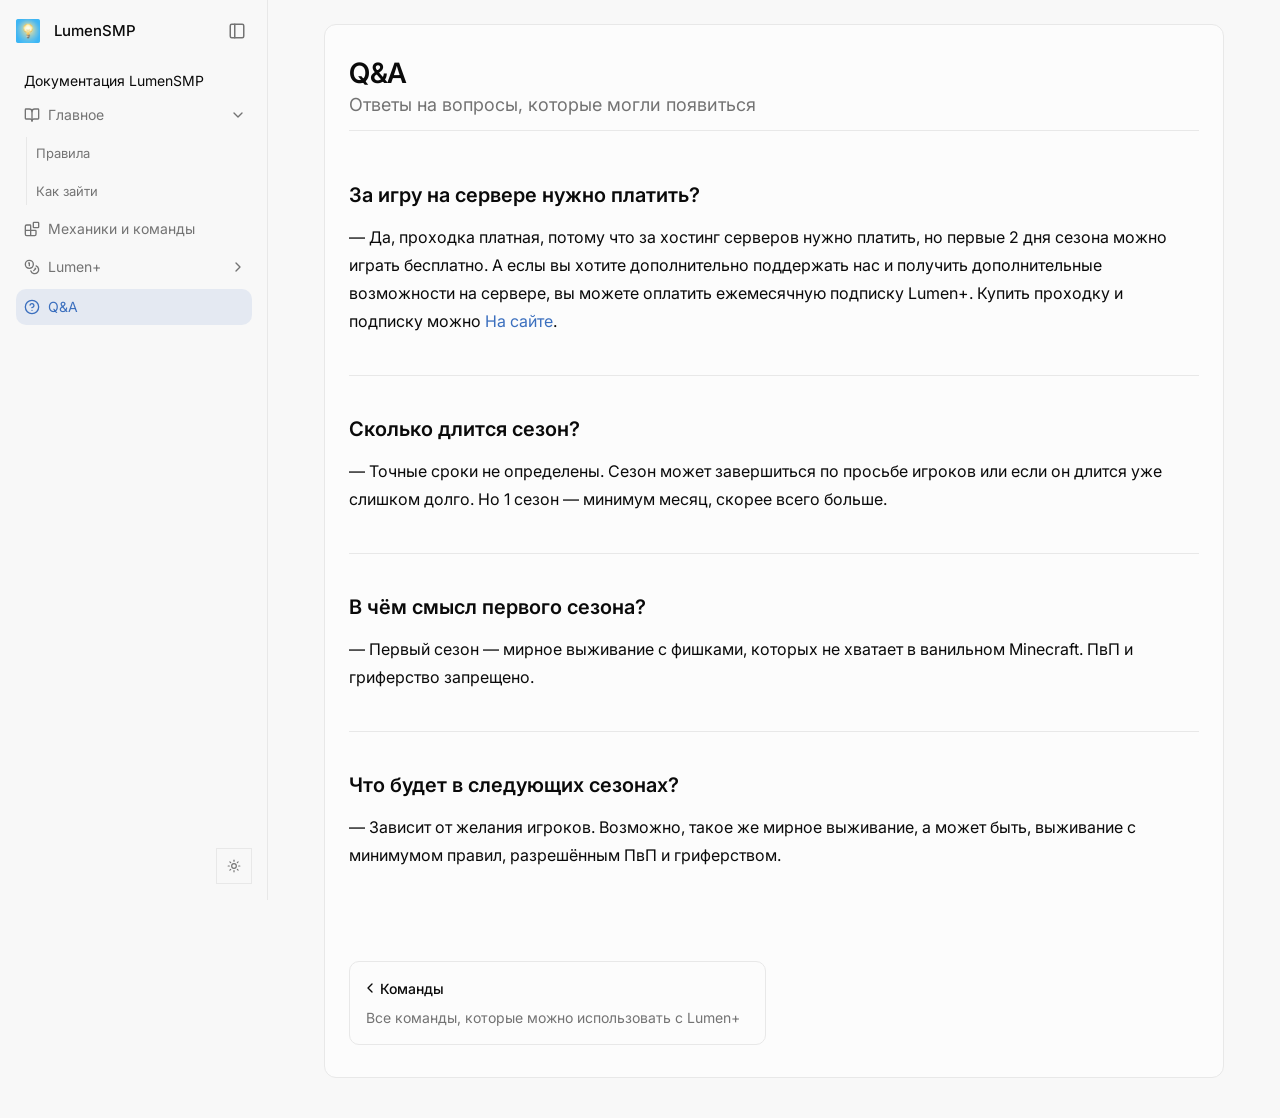
<file: index.html>
﻿<!DOCTYPE html>
<html lang="ru">
<head>
  <meta charset="utf-8">
  <meta name="viewport" content="width=device-width, initial-scale=1">
  <title>FAQ — LumenSMP</title>
  <link rel="icon" href="assets/server-icon.png">
  <link rel="preconnect" href="https://fonts.googleapis.com">
  <link rel="preconnect" href="https://fonts.gstatic.com" crossorigin>
  <link href="https://fonts.googleapis.com/css2?family=Inter:wght@400;500;600;700&display=swap" rel="stylesheet">
  <link rel="stylesheet" href="assets/css/style.css">
</head>
<body>

  <!-- Мобильная шапка (показывается на узких экранах) -->
  <header class="mobile-header">
    <a class="logo" href="index.html"><img data-site-logo src="assets/server-icon.png" alt=""><span data-site-name>LumenSMP</span></a>
    <div class="spacer"></div>
    <button class="icon-btn drawer-open-btn" aria-label="Открыть меню"><svg xmlns="http://www.w3.org/2000/svg" width="24" height="24" viewBox="0 0 24 24" fill="none" stroke="currentColor" stroke-width="2" stroke-linecap="round" stroke-linejoin="round" aria-hidden="true"><line x1="4" x2="20" y1="12" y2="12"/><line x1="4" x2="20" y1="6" y2="6"/><line x1="4" x2="20" y1="18" y2="18"/></svg></button>
  </header>

  <!-- Кнопка «открыть сайдбар», когда он свёрнут -->
  <button class="icon-btn reopen-btn" aria-label="Открыть боковое меню"><svg xmlns="http://www.w3.org/2000/svg" width="24" height="24" viewBox="0 0 24 24" fill="none" stroke="currentColor" stroke-width="2" stroke-linecap="round" stroke-linejoin="round" aria-hidden="true"><rect width="18" height="18" x="3" y="3" rx="2"/><path d="M9 3v18"/></svg></button>

  <div class="layout">

    <aside class="sidebar">
      <div class="sidebar-head">
        <a class="logo" href="index.html"><img data-site-logo src="assets/server-icon.png" alt=""><span data-site-name>LumenSMP</span></a>
        <button class="icon-btn collapse-btn" aria-label="Свернуть боковое меню"><svg xmlns="http://www.w3.org/2000/svg" width="24" height="24" viewBox="0 0 24 24" fill="none" stroke="currentColor" stroke-width="2" stroke-linecap="round" stroke-linejoin="round" aria-hidden="true"><rect width="18" height="18" x="3" y="3" rx="2"/><path d="M9 3v18"/></svg></button>
      </div>

      <!-- Меню рендерится автоматически из assets/js/nav.js -->
      <nav class="sidebar-nav" data-nav></nav>

      <div class="sidebar-foot">
        <button class="theme-toggle" aria-label="Переключить тему">
          <svg class="icon-sun" xmlns="http://www.w3.org/2000/svg" width="24" height="24" viewBox="0 0 24 24" fill="none" stroke="currentColor" stroke-width="2" stroke-linecap="round" stroke-linejoin="round" aria-hidden="true"><circle cx="12" cy="12" r="4"/><path d="M12 2v2"/><path d="M12 20v2"/><path d="m4.93 4.93 1.41 1.41"/><path d="m17.66 17.66 1.41 1.41"/><path d="M2 12h2"/><path d="M20 12h2"/><path d="m6.34 17.66-1.41 1.41"/><path d="m19.07 4.93-1.41 1.41"/></svg>
          <svg class="icon-moon" xmlns="http://www.w3.org/2000/svg" width="24" height="24" viewBox="0 0 24 24" fill="none" stroke="currentColor" stroke-width="2" stroke-linecap="round" stroke-linejoin="round" aria-hidden="true"><path d="M12 3a6 6 0 0 0 9 9 9 9 0 1 1-9-9Z"/></svg>
        </button>
      </div>
    </aside>

    <main class="main">
      <article class="article">

        <div class="article-header">
          <h1>FAQ</h1>
          <p>Часто задаваемые вопросы</p>
        </div>

        <!-- ============================================================
             ↓↓↓ СОДЕРЖИМОЕ СТРАНИЦЫ — редактируйте HTML ниже ↓↓↓
             ============================================================ -->
        <div class="prose">
          <h2>За игру на сервере нужно платить?</h2>
          — Да, проходка платная, потому что за хостинг серверов нужно платить, но первые 2 дня сезона можно играть бесплатно. А еслы вы хотите дополнительно поддержать нас и получить дополнительные возможности на сервере, вы можете оплатить ежемесячную подписку Lumen+.
          Купить проходку и подписку можно <a href="https://shop.lumen-smp.xyz">На сайте</a>.
          <hr>
          <h2>Сколько длится сезон?</h2>
          — Точные сроки не определены. Сезон может завершиться по просьбе игроков или если он длится уже слишком долго. Но 1 сезон — минимум месяц, скорее всего больше.
          <hr>
          <h2>В чём смысл первого сезона?</h2>
          — Первый сезон — мирное выживание с фишками, которых не хватает в ванильном Minecraft. ПвП и гриферство запрещено.
          <hr>
          <h2>Что будет в следующих сезонах?</h2>
          — Зависит от желания игроков. Возможно, такое же мирное выживание, а может быть, выживание с минимумом правил, разрешённым ПвП и гриферством.
          <h2></h2> 

        </div>
        <!-- ↑↑↑ КОНЕЦ СОДЕРЖИМОГО ↑↑↑ -->

        <!-- Кнопки «Пред./След.» рендерятся автоматически из nav.js -->
        <div class="pager" data-pager></div>

      </article>
    </main>
  </div>

  <!-- Мобильное выдвижное меню -->
  <div class="drawer-backdrop"></div>
  <nav class="drawer">
    <div class="sidebar-head">
      <a class="logo" href="index.html"><img data-site-logo src="assets/server-icon.png" alt=""><span data-site-name>LumenSMP</span></a>
      <button class="icon-btn drawer-close-btn" aria-label="Закрыть меню"><svg xmlns="http://www.w3.org/2000/svg" width="24" height="24" viewBox="0 0 24 24" fill="none" stroke="currentColor" stroke-width="2" stroke-linecap="round" stroke-linejoin="round" aria-hidden="true"><path d="M18 6 6 18"/><path d="m6 6 12 12"/></svg></button>
    </div>
    <nav class="sidebar-nav" data-nav></nav>
    <div class="sidebar-foot">
      <button class="theme-toggle" aria-label="Переключить тему">
        <svg class="icon-sun" xmlns="http://www.w3.org/2000/svg" width="24" height="24" viewBox="0 0 24 24" fill="none" stroke="currentColor" stroke-width="2" stroke-linecap="round" stroke-linejoin="round" aria-hidden="true"><circle cx="12" cy="12" r="4"/><path d="M12 2v2"/><path d="M12 20v2"/><path d="m4.93 4.93 1.41 1.41"/><path d="m17.66 17.66 1.41 1.41"/><path d="M2 12h2"/><path d="M20 12h2"/><path d="m6.34 17.66-1.41 1.41"/><path d="m19.07 4.93-1.41 1.41"/></svg>
        <svg class="icon-moon" xmlns="http://www.w3.org/2000/svg" width="24" height="24" viewBox="0 0 24 24" fill="none" stroke="currentColor" stroke-width="2" stroke-linecap="round" stroke-linejoin="round" aria-hidden="true"><path d="M12 3a6 6 0 0 0 9 9 9 9 0 1 1-9-9Z"/></svg>
      </button>
    </div>
  </nav>

  <script src="assets/js/icons.js"></script>
  <script src="assets/js/nav.js"></script>
  <script src="assets/js/app.js"></script>
</body>
</html>
</file>
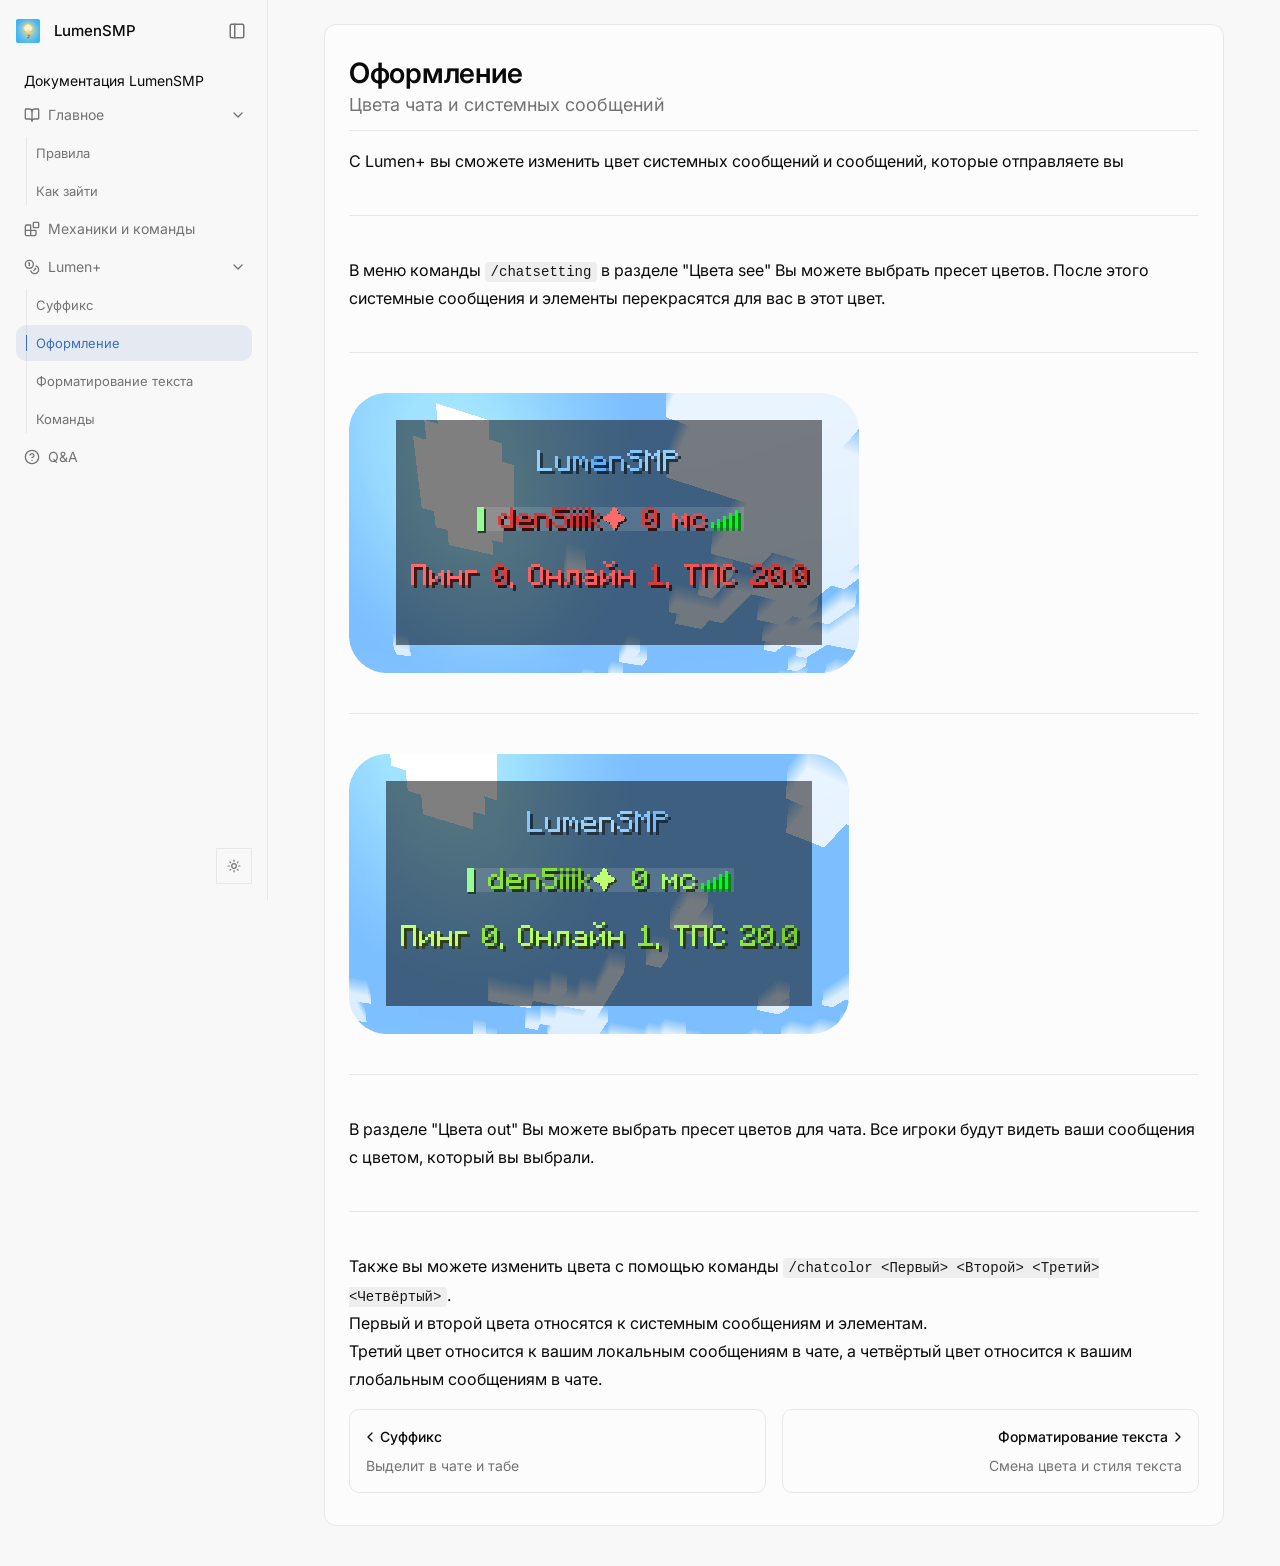
<file: chatsettings.html>
<!DOCTYPE html>
<html lang="ru">
<head>
  <meta charset="utf-8">
  <meta name="viewport" content="width=device-width, initial-scale=1">
  <title>Оформление — LumenSMP</title>
  <link rel="icon" href="assets/server-icon.png">
  <link rel="preconnect" href="https://fonts.googleapis.com">
  <link rel="preconnect" href="https://fonts.gstatic.com" crossorigin>
  <link href="https://fonts.googleapis.com/css2?family=Inter:wght@400;500;600;700&display=swap" rel="stylesheet">
  <link rel="stylesheet" href="assets/css/style.css">
</head>
<body>

  <!-- Мобильная шапка (показывается на узких экранах) -->
  <header class="mobile-header">
    <a class="logo" href="index.html"><img data-site-logo src="assets/server-icon.png" alt=""><span data-site-name>LumenSMP</span></a>
    <div class="spacer"></div>
    <button class="icon-btn drawer-open-btn" aria-label="Открыть меню"><svg xmlns="http://www.w3.org/2000/svg" width="24" height="24" viewBox="0 0 24 24" fill="none" stroke="currentColor" stroke-width="2" stroke-linecap="round" stroke-linejoin="round" aria-hidden="true"><line x1="4" x2="20" y1="12" y2="12"/><line x1="4" x2="20" y1="6" y2="6"/><line x1="4" x2="20" y1="18" y2="18"/></svg></button>
  </header>

  <!-- Кнопка «открыть сайдбар», когда он свёрнут -->
  <button class="icon-btn reopen-btn" aria-label="Открыть боковое меню"><svg xmlns="http://www.w3.org/2000/svg" width="24" height="24" viewBox="0 0 24 24" fill="none" stroke="currentColor" stroke-width="2" stroke-linecap="round" stroke-linejoin="round" aria-hidden="true"><rect width="18" height="18" x="3" y="3" rx="2"/><path d="M9 3v18"/></svg></button>

  <div class="layout">

    <aside class="sidebar">
      <div class="sidebar-head">
        <a class="logo" href="index.html"><img data-site-logo src="assets/server-icon.png" alt=""><span data-site-name>LumenSMP</span></a>
        <button class="icon-btn collapse-btn" aria-label="Свернуть боковое меню"><svg xmlns="http://www.w3.org/2000/svg" width="24" height="24" viewBox="0 0 24 24" fill="none" stroke="currentColor" stroke-width="2" stroke-linecap="round" stroke-linejoin="round" aria-hidden="true"><rect width="18" height="18" x="3" y="3" rx="2"/><path d="M9 3v18"/></svg></button>
      </div>

      <!-- Меню рендерится автоматически из assets/js/nav.js -->
      <nav class="sidebar-nav" data-nav></nav>

      <div class="sidebar-foot">
        <button class="theme-toggle" aria-label="Переключить тему">
          <svg class="icon-sun" xmlns="http://www.w3.org/2000/svg" width="24" height="24" viewBox="0 0 24 24" fill="none" stroke="currentColor" stroke-width="2" stroke-linecap="round" stroke-linejoin="round" aria-hidden="true"><circle cx="12" cy="12" r="4"/><path d="M12 2v2"/><path d="M12 20v2"/><path d="m4.93 4.93 1.41 1.41"/><path d="m17.66 17.66 1.41 1.41"/><path d="M2 12h2"/><path d="M20 12h2"/><path d="m6.34 17.66-1.41 1.41"/><path d="m19.07 4.93-1.41 1.41"/></svg>
          <svg class="icon-moon" xmlns="http://www.w3.org/2000/svg" width="24" height="24" viewBox="0 0 24 24" fill="none" stroke="currentColor" stroke-width="2" stroke-linecap="round" stroke-linejoin="round" aria-hidden="true"><path d="M12 3a6 6 0 0 0 9 9 9 9 0 1 1-9-9Z"/></svg>
        </button>
      </div>
    </aside>

    <main class="main">
      <article class="article">

        <div class="article-header">
          <h1>Оформление</h1>
          <p>Цвета чата и системных сообщений</p>
        </div>

        <!-- ============================================================
             ↓↓↓ СОДЕРЖИМОЕ СТРАНИЦЫ — редактируйте HTML ниже ↓↓↓
             ============================================================ -->
        <div class="prose">
          С Lumen+ вы сможете изменить цвет системных сообщений и сообщений, которые отправляете вы<br>
          <hr>
          В меню команды <code>/chatsetting</code> в разделе "Цвета see" Вы можете выбрать пресет цветов. После этого системные сообщения и элементы перекрасятся для вас в этот цвет.
          <hr>
          <img src="assets\see1.png" alt="Красные цвета">
          <hr>
          <img src="assets\see2.png" alt="Лаймовые цвета">
          <hr>
          В разделе "Цвета out" Вы можете выбрать пресет цветов для чата. Все игроки будут видеть ваши сообщения с цветом, который вы выбрали.
          <hr>
          Также вы можете изменить цвета с помощью команды <code>/chatcolor <Первый> <Второй> <Третий> <Четвёртый></code>.<br>
           Первый и второй цвета относятся к системным сообщениям и элементам.<br>
          Третий цвет относится к вашим локальным сообщениям в чате, а четвёртый цвет относится к вашим глобальным сообщениям в чате.
</div>
        <!-- ↑↑↑ КОНЕЦ СОДЕРЖИМОГО ↑↑↑ -->

        <!-- Кнопки «Пред./След.» рендерятся автоматически из nav.js -->
        <div class="pager" data-pager></div>

      </article>
    </main>
  </div>

  <!-- Мобильное выдвижное меню -->
  <div class="drawer-backdrop"></div>
  <nav class="drawer">
    <div class="sidebar-head">
      <a class="logo" href="index.html"><img data-site-logo src="assets/server-icon.png" alt=""><span data-site-name>LumenSMP</span></a>
      <button class="icon-btn drawer-close-btn" aria-label="Закрыть меню"><svg xmlns="http://www.w3.org/2000/svg" width="24" height="24" viewBox="0 0 24 24" fill="none" stroke="currentColor" stroke-width="2" stroke-linecap="round" stroke-linejoin="round" aria-hidden="true"><path d="M18 6 6 18"/><path d="m6 6 12 12"/></svg></button>
    </div>
    <nav class="sidebar-nav" data-nav></nav>
    <div class="sidebar-foot">
      <button class="theme-toggle" aria-label="Переключить тему">
        <svg class="icon-sun" xmlns="http://www.w3.org/2000/svg" width="24" height="24" viewBox="0 0 24 24" fill="none" stroke="currentColor" stroke-width="2" stroke-linecap="round" stroke-linejoin="round" aria-hidden="true"><circle cx="12" cy="12" r="4"/><path d="M12 2v2"/><path d="M12 20v2"/><path d="m4.93 4.93 1.41 1.41"/><path d="m17.66 17.66 1.41 1.41"/><path d="M2 12h2"/><path d="M20 12h2"/><path d="m6.34 17.66-1.41 1.41"/><path d="m19.07 4.93-1.41 1.41"/></svg>
        <svg class="icon-moon" xmlns="http://www.w3.org/2000/svg" width="24" height="24" viewBox="0 0 24 24" fill="none" stroke="currentColor" stroke-width="2" stroke-linecap="round" stroke-linejoin="round" aria-hidden="true"><path d="M12 3a6 6 0 0 0 9 9 9 9 0 1 1-9-9Z"/></svg>
      </button>
    </div>
  </nav>

  <script src="assets/js/icons.js"></script>
  <script src="assets/js/nav.js"></script>
  <script src="assets/js/app.js"></script>
</body>
</html>
</file>
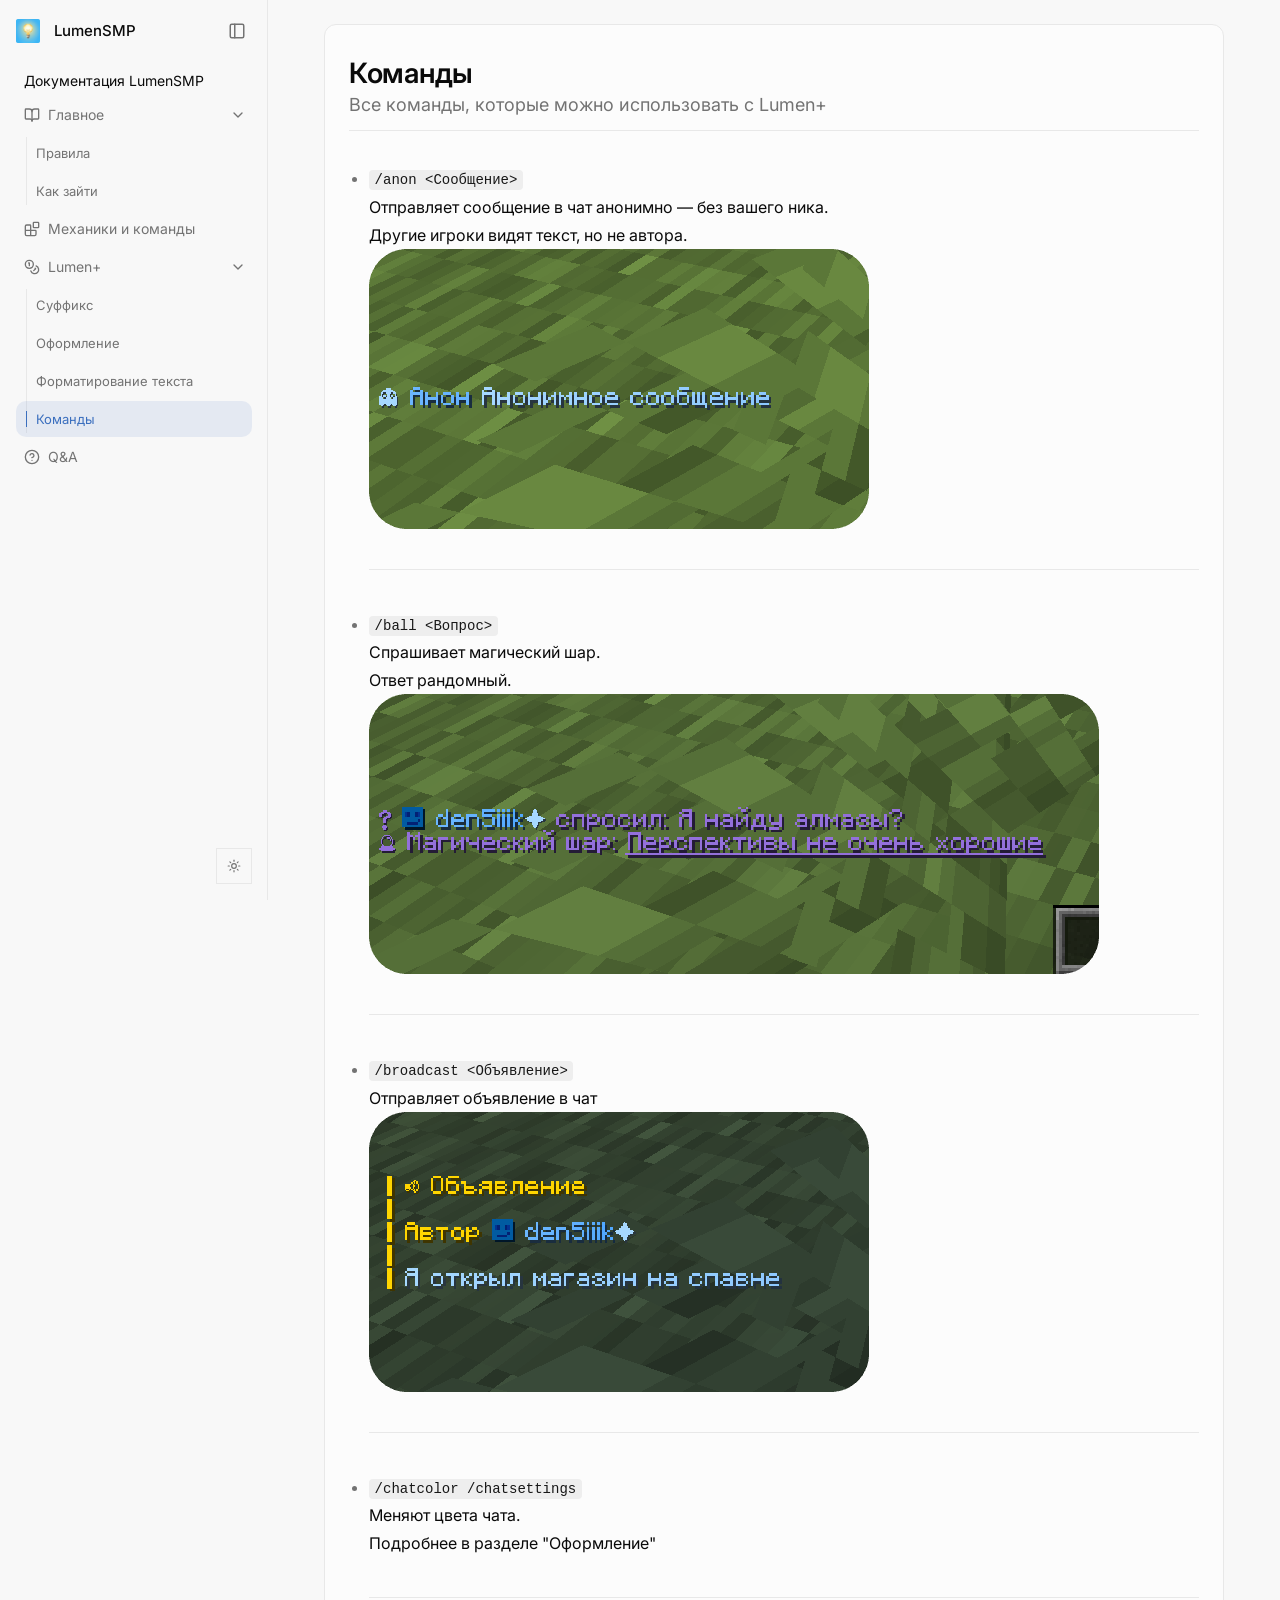
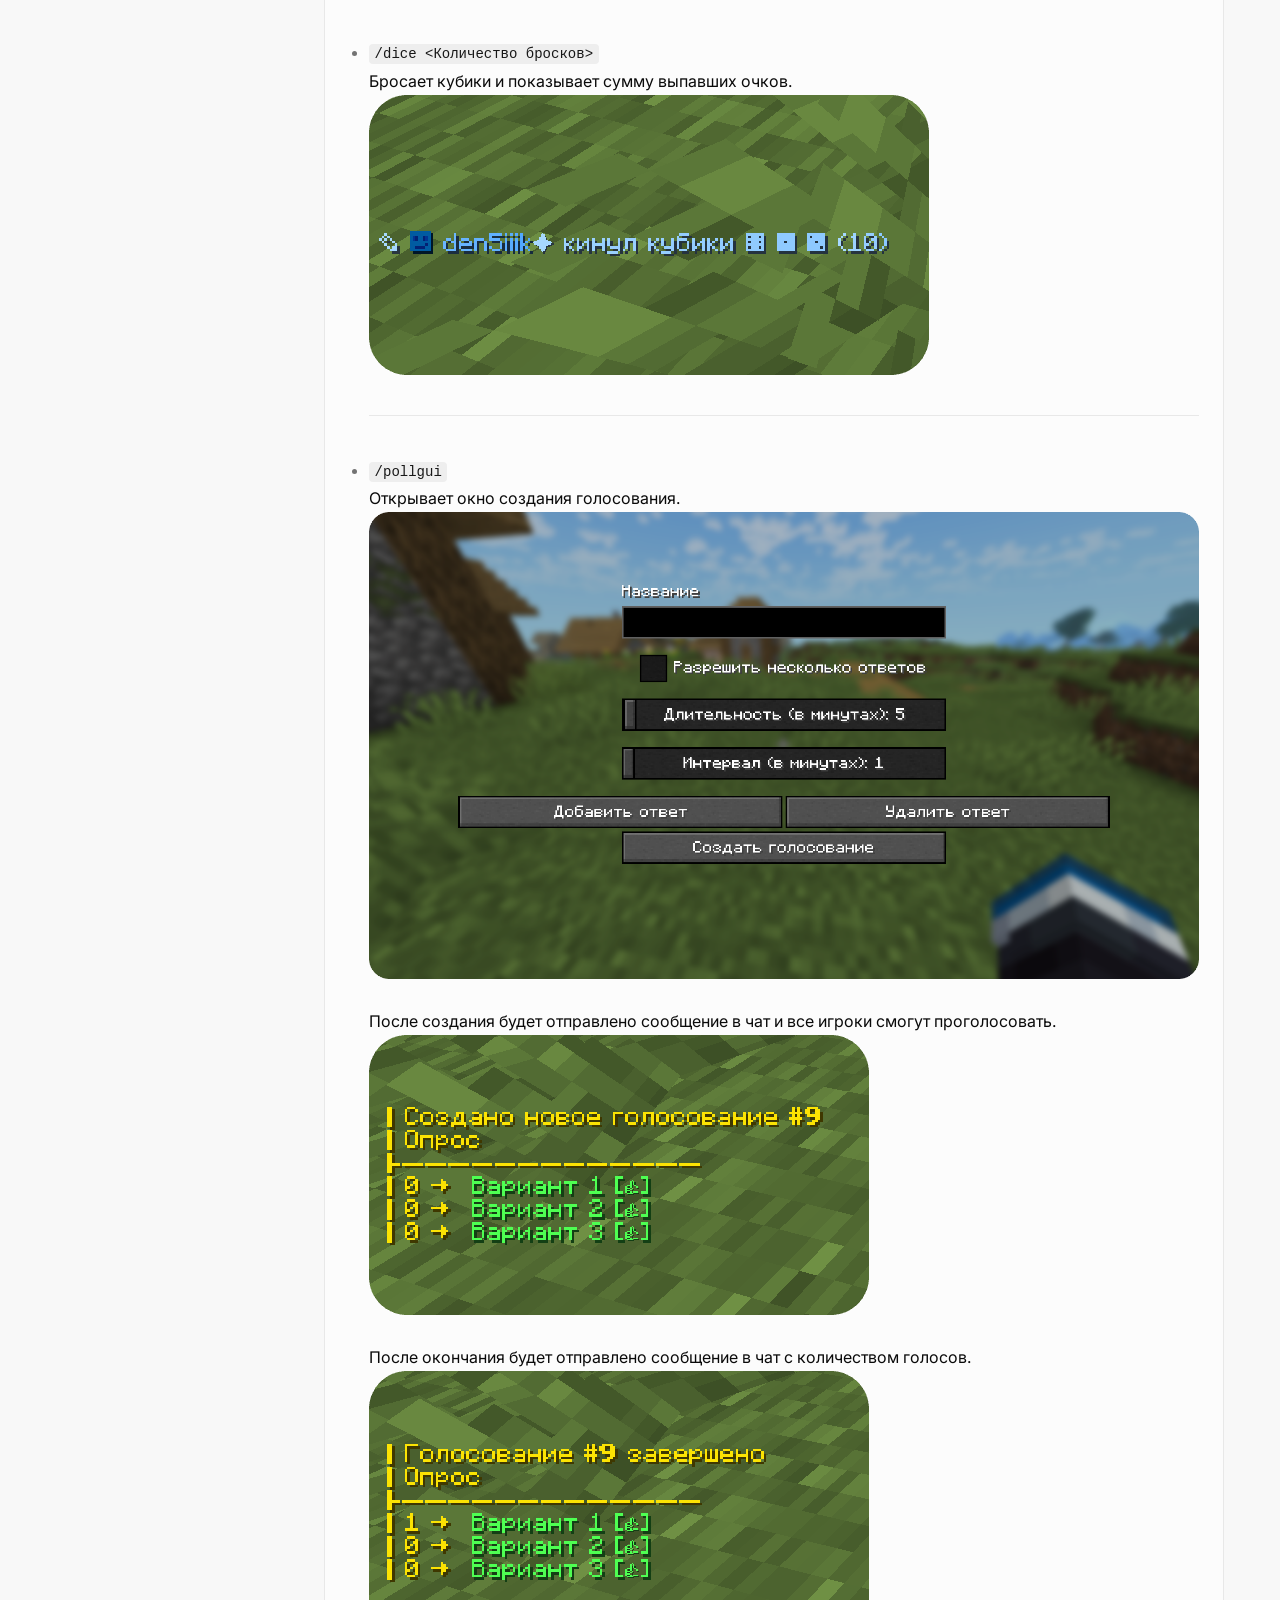
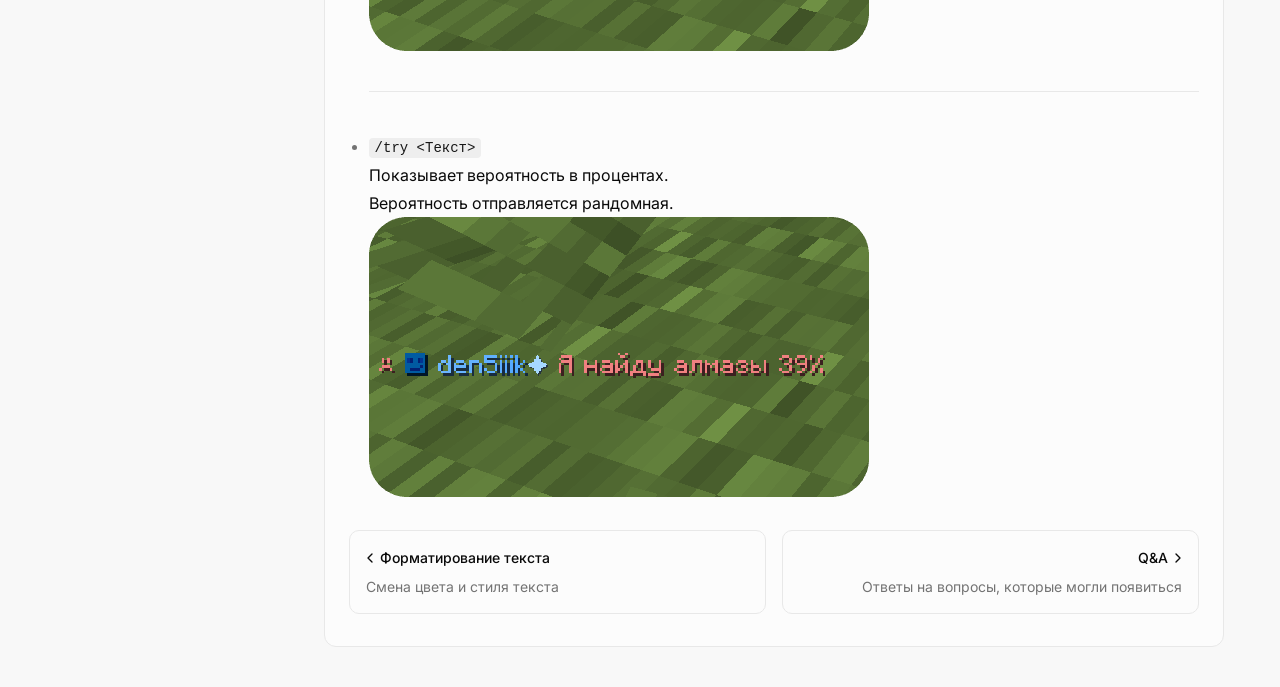
<file: commands.html>
<!DOCTYPE html>
<html lang="ru">
<head>
  <meta charset="utf-8">
  <meta name="viewport" content="width=device-width, initial-scale=1">
  <title>Команды — LumenSMP</title>
  <link rel="icon" href="assets/server-icon.png">
  <link rel="preconnect" href="https://fonts.googleapis.com">
  <link rel="preconnect" href="https://fonts.gstatic.com" crossorigin>
  <link href="https://fonts.googleapis.com/css2?family=Inter:wght@400;500;600;700&display=swap" rel="stylesheet">
  <link rel="stylesheet" href="assets/css/style.css">
</head>
<body>

  <!-- Мобильная шапка (показывается на узких экранах) -->
  <header class="mobile-header">
    <a class="logo" href="index.html"><img data-site-logo src="assets/server-icon.png" alt=""><span data-site-name>LumenSMP</span></a>
    <div class="spacer"></div>
    <button class="icon-btn drawer-open-btn" aria-label="Открыть меню"><svg xmlns="http://www.w3.org/2000/svg" width="24" height="24" viewBox="0 0 24 24" fill="none" stroke="currentColor" stroke-width="2" stroke-linecap="round" stroke-linejoin="round" aria-hidden="true"><line x1="4" x2="20" y1="12" y2="12"/><line x1="4" x2="20" y1="6" y2="6"/><line x1="4" x2="20" y1="18" y2="18"/></svg></button>
  </header>

  <!-- Кнопка «открыть сайдбар», когда он свёрнут -->
  <button class="icon-btn reopen-btn" aria-label="Открыть боковое меню"><svg xmlns="http://www.w3.org/2000/svg" width="24" height="24" viewBox="0 0 24 24" fill="none" stroke="currentColor" stroke-width="2" stroke-linecap="round" stroke-linejoin="round" aria-hidden="true"><rect width="18" height="18" x="3" y="3" rx="2"/><path d="M9 3v18"/></svg></button>

  <div class="layout">

    <aside class="sidebar">
      <div class="sidebar-head">
        <a class="logo" href="index.html"><img data-site-logo src="assets/server-icon.png" alt=""><span data-site-name>LumenSMP</span></a>
        <button class="icon-btn collapse-btn" aria-label="Свернуть боковое меню"><svg xmlns="http://www.w3.org/2000/svg" width="24" height="24" viewBox="0 0 24 24" fill="none" stroke="currentColor" stroke-width="2" stroke-linecap="round" stroke-linejoin="round" aria-hidden="true"><rect width="18" height="18" x="3" y="3" rx="2"/><path d="M9 3v18"/></svg></button>
      </div>

      <!-- Меню рендерится автоматически из assets/js/nav.js -->
      <nav class="sidebar-nav" data-nav></nav>

      <div class="sidebar-foot">
        <button class="theme-toggle" aria-label="Переключить тему">
          <svg class="icon-sun" xmlns="http://www.w3.org/2000/svg" width="24" height="24" viewBox="0 0 24 24" fill="none" stroke="currentColor" stroke-width="2" stroke-linecap="round" stroke-linejoin="round" aria-hidden="true"><circle cx="12" cy="12" r="4"/><path d="M12 2v2"/><path d="M12 20v2"/><path d="m4.93 4.93 1.41 1.41"/><path d="m17.66 17.66 1.41 1.41"/><path d="M2 12h2"/><path d="M20 12h2"/><path d="m6.34 17.66-1.41 1.41"/><path d="m19.07 4.93-1.41 1.41"/></svg>
          <svg class="icon-moon" xmlns="http://www.w3.org/2000/svg" width="24" height="24" viewBox="0 0 24 24" fill="none" stroke="currentColor" stroke-width="2" stroke-linecap="round" stroke-linejoin="round" aria-hidden="true"><path d="M12 3a6 6 0 0 0 9 9 9 9 0 1 1-9-9Z"/></svg>
        </button>
      </div>
    </aside>

    <main class="main">
      <article class="article">

        <div class="article-header">
          <h1>Команды</h1>
          <p>Все команды, которые можно использовать с Lumen+</p>
        </div>

        <!-- ============================================================
             ↓↓↓ СОДЕРЖИМОЕ СТРАНИЦЫ — редактируйте HTML ниже ↓↓↓
             ============================================================ -->
        <div class="prose">
          <ul>
            <li><code>/anon <Сообщение></code><br>
              Отправляет сообщение в чат анонимно — без вашего ника.<br>
              Другие игроки видят текст, но не автора.
            <img src="assets\anon.png" alt="Демонстрация команды /anon"></li>
            <hr>
            <li><code>/ball <Вопрос></code><br>
              Спрашивает магический шар.<br>
              Ответ рандомный.
            <img src="assets\ball.png" alt="Демонстрация команды /ball"></li>
            <hr>
            <li><code>/broadcast <Объявление></code><br>
              Отправляет объявление в чат
            <img src="assets\broadcast.png" alt="Демонстрация команды /broadcast"></li>
            <hr>
            <li><code>/chatcolor /chatsettings</code><br>
              Меняют цвета чата.<br>
            Подробнее в разделе "Оформление"</li>
            <hr>
            <li><code>/dice <Количество бросков></code><br>
              Бросает кубики и показывает сумму выпавших очков.
            <img src="assets\dice.png" alt="Демонстрация команды /dice"></li>
            <hr>
            <li><code>/pollgui</code><br>
              Открывает окно создания голосования.
            <img src="assets\pollgui.png" alt="Демонстрация команды /pollgui"><br>
            После создания будет отправлено сообщение в чат и все игроки смогут проголосовать.
            <img src="assets\poll1.png" alt="Демонстрация команды /poll"><br>
            После окончания будет отправлено сообщение в чат с количеством голосов.
            <img src="assets\poll2.png" alt="Демонстрация команды /poll"></li>
            <hr>
            <li><code>/try <Текст></code><br>
              Показывает вероятность в процентах.<br>
              Вероятность отправляется рандомная.
            <img src="assets\try.png" alt="Демонстрация команды /try"></li>
          </ul>
</div>
        <!-- ↑↑↑ КОНЕЦ СОДЕРЖИМОГО ↑↑↑ -->

        <!-- Кнопки «Пред./След.» рендерятся автоматически из nav.js -->
        <div class="pager" data-pager></div>

      </article>
    </main>
  </div>

  <!-- Мобильное выдвижное меню -->
  <div class="drawer-backdrop"></div>
  <nav class="drawer">
    <div class="sidebar-head">
      <a class="logo" href="index.html"><img data-site-logo src="assets/server-icon.png" alt=""><span data-site-name>LumenSMP</span></a>
      <button class="icon-btn drawer-close-btn" aria-label="Закрыть меню"><svg xmlns="http://www.w3.org/2000/svg" width="24" height="24" viewBox="0 0 24 24" fill="none" stroke="currentColor" stroke-width="2" stroke-linecap="round" stroke-linejoin="round" aria-hidden="true"><path d="M18 6 6 18"/><path d="m6 6 12 12"/></svg></button>
    </div>
    <nav class="sidebar-nav" data-nav></nav>
    <div class="sidebar-foot">
      <button class="theme-toggle" aria-label="Переключить тему">
        <svg class="icon-sun" xmlns="http://www.w3.org/2000/svg" width="24" height="24" viewBox="0 0 24 24" fill="none" stroke="currentColor" stroke-width="2" stroke-linecap="round" stroke-linejoin="round" aria-hidden="true"><circle cx="12" cy="12" r="4"/><path d="M12 2v2"/><path d="M12 20v2"/><path d="m4.93 4.93 1.41 1.41"/><path d="m17.66 17.66 1.41 1.41"/><path d="M2 12h2"/><path d="M20 12h2"/><path d="m6.34 17.66-1.41 1.41"/><path d="m19.07 4.93-1.41 1.41"/></svg>
        <svg class="icon-moon" xmlns="http://www.w3.org/2000/svg" width="24" height="24" viewBox="0 0 24 24" fill="none" stroke="currentColor" stroke-width="2" stroke-linecap="round" stroke-linejoin="round" aria-hidden="true"><path d="M12 3a6 6 0 0 0 9 9 9 9 0 1 1-9-9Z"/></svg>
      </button>
    </div>
  </nav>

  <script src="assets/js/icons.js"></script>
  <script src="assets/js/nav.js"></script>
  <script src="assets/js/app.js"></script>
</body>
</html>
</file>
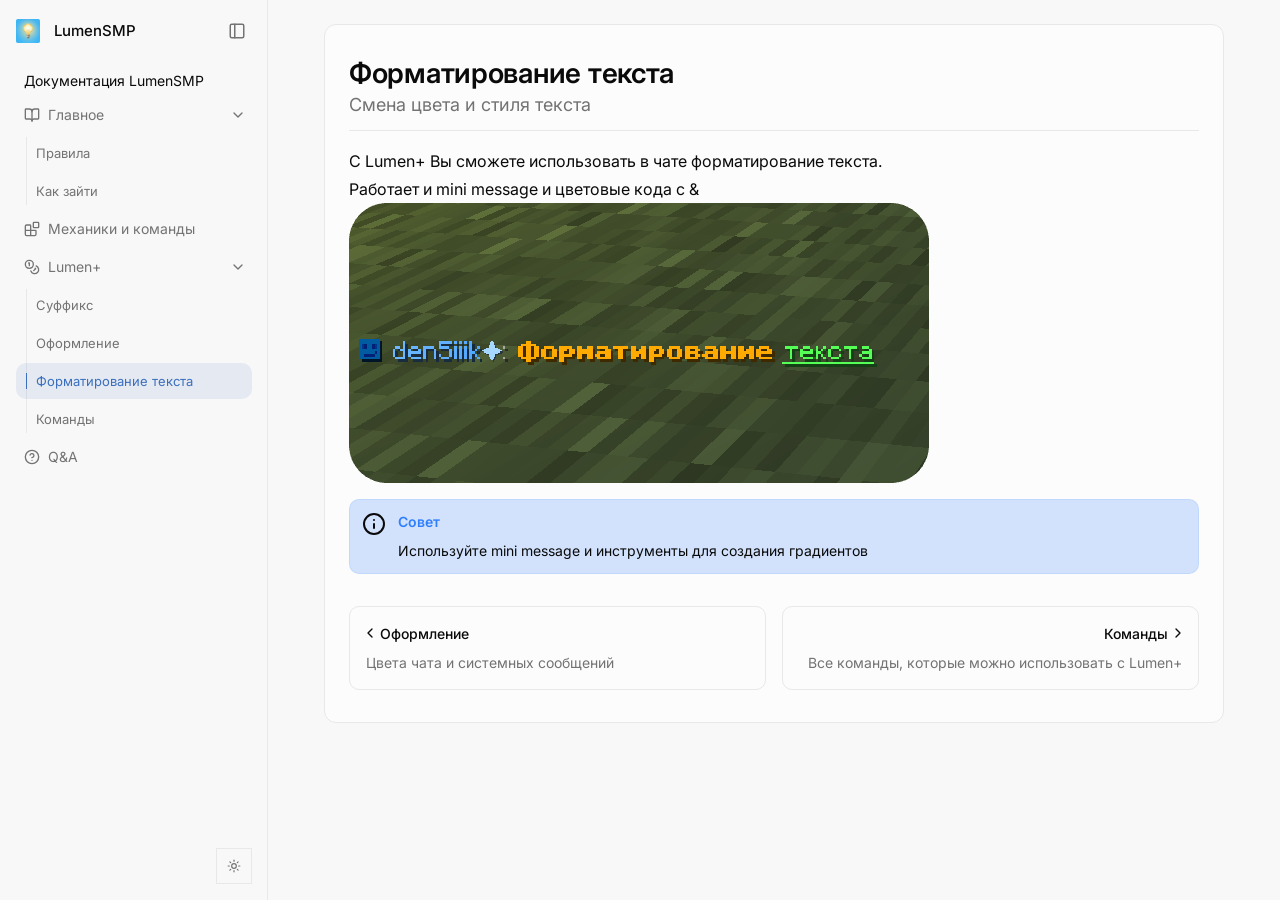
<file: format.html>
<!DOCTYPE html>
<html lang="ru">
<head>
  <meta charset="utf-8">
  <meta name="viewport" content="width=device-width, initial-scale=1">
  <title>Форматирование текста — LumenSMP</title>
  <link rel="icon" href="assets/server-icon.png">
  <link rel="preconnect" href="https://fonts.googleapis.com">
  <link rel="preconnect" href="https://fonts.gstatic.com" crossorigin>
  <link href="https://fonts.googleapis.com/css2?family=Inter:wght@400;500;600;700&display=swap" rel="stylesheet">
  <link rel="stylesheet" href="assets/css/style.css">
</head>
<body>

  <!-- Мобильная шапка (показывается на узких экранах) -->
  <header class="mobile-header">
    <a class="logo" href="index.html"><img data-site-logo src="assets/server-icon.png" alt=""><span data-site-name>LumenSMP</span></a>
    <div class="spacer"></div>
    <button class="icon-btn drawer-open-btn" aria-label="Открыть меню"><svg xmlns="http://www.w3.org/2000/svg" width="24" height="24" viewBox="0 0 24 24" fill="none" stroke="currentColor" stroke-width="2" stroke-linecap="round" stroke-linejoin="round" aria-hidden="true"><line x1="4" x2="20" y1="12" y2="12"/><line x1="4" x2="20" y1="6" y2="6"/><line x1="4" x2="20" y1="18" y2="18"/></svg></button>
  </header>

  <!-- Кнопка «открыть сайдбар», когда он свёрнут -->
  <button class="icon-btn reopen-btn" aria-label="Открыть боковое меню"><svg xmlns="http://www.w3.org/2000/svg" width="24" height="24" viewBox="0 0 24 24" fill="none" stroke="currentColor" stroke-width="2" stroke-linecap="round" stroke-linejoin="round" aria-hidden="true"><rect width="18" height="18" x="3" y="3" rx="2"/><path d="M9 3v18"/></svg></button>

  <div class="layout">

    <aside class="sidebar">
      <div class="sidebar-head">
        <a class="logo" href="index.html"><img data-site-logo src="assets/server-icon.png" alt=""><span data-site-name>LumenSMP</span></a>
        <button class="icon-btn collapse-btn" aria-label="Свернуть боковое меню"><svg xmlns="http://www.w3.org/2000/svg" width="24" height="24" viewBox="0 0 24 24" fill="none" stroke="currentColor" stroke-width="2" stroke-linecap="round" stroke-linejoin="round" aria-hidden="true"><rect width="18" height="18" x="3" y="3" rx="2"/><path d="M9 3v18"/></svg></button>
      </div>

      <!-- Меню рендерится автоматически из assets/js/nav.js -->
      <nav class="sidebar-nav" data-nav></nav>

      <div class="sidebar-foot">
        <button class="theme-toggle" aria-label="Переключить тему">
          <svg class="icon-sun" xmlns="http://www.w3.org/2000/svg" width="24" height="24" viewBox="0 0 24 24" fill="none" stroke="currentColor" stroke-width="2" stroke-linecap="round" stroke-linejoin="round" aria-hidden="true"><circle cx="12" cy="12" r="4"/><path d="M12 2v2"/><path d="M12 20v2"/><path d="m4.93 4.93 1.41 1.41"/><path d="m17.66 17.66 1.41 1.41"/><path d="M2 12h2"/><path d="M20 12h2"/><path d="m6.34 17.66-1.41 1.41"/><path d="m19.07 4.93-1.41 1.41"/></svg>
          <svg class="icon-moon" xmlns="http://www.w3.org/2000/svg" width="24" height="24" viewBox="0 0 24 24" fill="none" stroke="currentColor" stroke-width="2" stroke-linecap="round" stroke-linejoin="round" aria-hidden="true"><path d="M12 3a6 6 0 0 0 9 9 9 9 0 1 1-9-9Z"/></svg>
        </button>
      </div>
    </aside>

    <main class="main">
      <article class="article">

        <div class="article-header">
          <h1>Форматирование текста</h1>
          <p>Смена цвета и стиля текста</p>
        </div>

        <!-- ============================================================
             ↓↓↓ СОДЕРЖИМОЕ СТРАНИЦЫ — редактируйте HTML ниже ↓↓↓
             ============================================================ -->
        <div class="prose">
          С Lumen+ Вы сможете использовать в чате форматирование текста.<br>
          Работает и mini message и цветовые кода с &
          <img src="assets\formatting.png" alt="Пример форматирования текста">
          <div class="callout info">
  <svg xmlns="http://www.w3.org/2000/svg" width="24" height="24" viewBox="0 0 24 24" fill="none" stroke="currentColor" stroke-width="2" stroke-linecap="round" stroke-linejoin="round">
  <circle cx="12" cy="12" r="10"/>
  <path d="M12 16v-4"/>
  <path d="M12 8h.01"/>
</svg>
<path d="m21.73 18-8-14a2 2 0 0 0-3.48 0l-8 14A2 2 0 0 0 4 21h16a2 2 0 0 0 1.73-3"/><path d="M12 9v4"/><path d="M12 17h.01"/></svg>
  <div class="callout-inner">
    <div class="callout-title"><p>Совет</p></div>
    <div class="callout-body"><p>Используйте mini message и инструменты для создания градиентов</p></div>
  </div>
</div>
</div>
        <!-- ↑↑↑ КОНЕЦ СОДЕРЖИМОГО ↑↑↑ -->

        <!-- Кнопки «Пред./След.» рендерятся автоматически из nav.js -->
        <div class="pager" data-pager></div>

      </article>
    </main>
  </div>

  <!-- Мобильное выдвижное меню -->
  <div class="drawer-backdrop"></div>
  <nav class="drawer">
    <div class="sidebar-head">
      <a class="logo" href="index.html"><img data-site-logo src="assets/server-icon.png" alt=""><span data-site-name>LumenSMP</span></a>
      <button class="icon-btn drawer-close-btn" aria-label="Закрыть меню"><svg xmlns="http://www.w3.org/2000/svg" width="24" height="24" viewBox="0 0 24 24" fill="none" stroke="currentColor" stroke-width="2" stroke-linecap="round" stroke-linejoin="round" aria-hidden="true"><path d="M18 6 6 18"/><path d="m6 6 12 12"/></svg></button>
    </div>
    <nav class="sidebar-nav" data-nav></nav>
    <div class="sidebar-foot">
      <button class="theme-toggle" aria-label="Переключить тему">
        <svg class="icon-sun" xmlns="http://www.w3.org/2000/svg" width="24" height="24" viewBox="0 0 24 24" fill="none" stroke="currentColor" stroke-width="2" stroke-linecap="round" stroke-linejoin="round" aria-hidden="true"><circle cx="12" cy="12" r="4"/><path d="M12 2v2"/><path d="M12 20v2"/><path d="m4.93 4.93 1.41 1.41"/><path d="m17.66 17.66 1.41 1.41"/><path d="M2 12h2"/><path d="M20 12h2"/><path d="m6.34 17.66-1.41 1.41"/><path d="m19.07 4.93-1.41 1.41"/></svg>
        <svg class="icon-moon" xmlns="http://www.w3.org/2000/svg" width="24" height="24" viewBox="0 0 24 24" fill="none" stroke="currentColor" stroke-width="2" stroke-linecap="round" stroke-linejoin="round" aria-hidden="true"><path d="M12 3a6 6 0 0 0 9 9 9 9 0 1 1-9-9Z"/></svg>
      </button>
    </div>
  </nav>

  <script src="assets/js/icons.js"></script>
  <script src="assets/js/nav.js"></script>
  <script src="assets/js/app.js"></script>
</body>
</html>
</file>
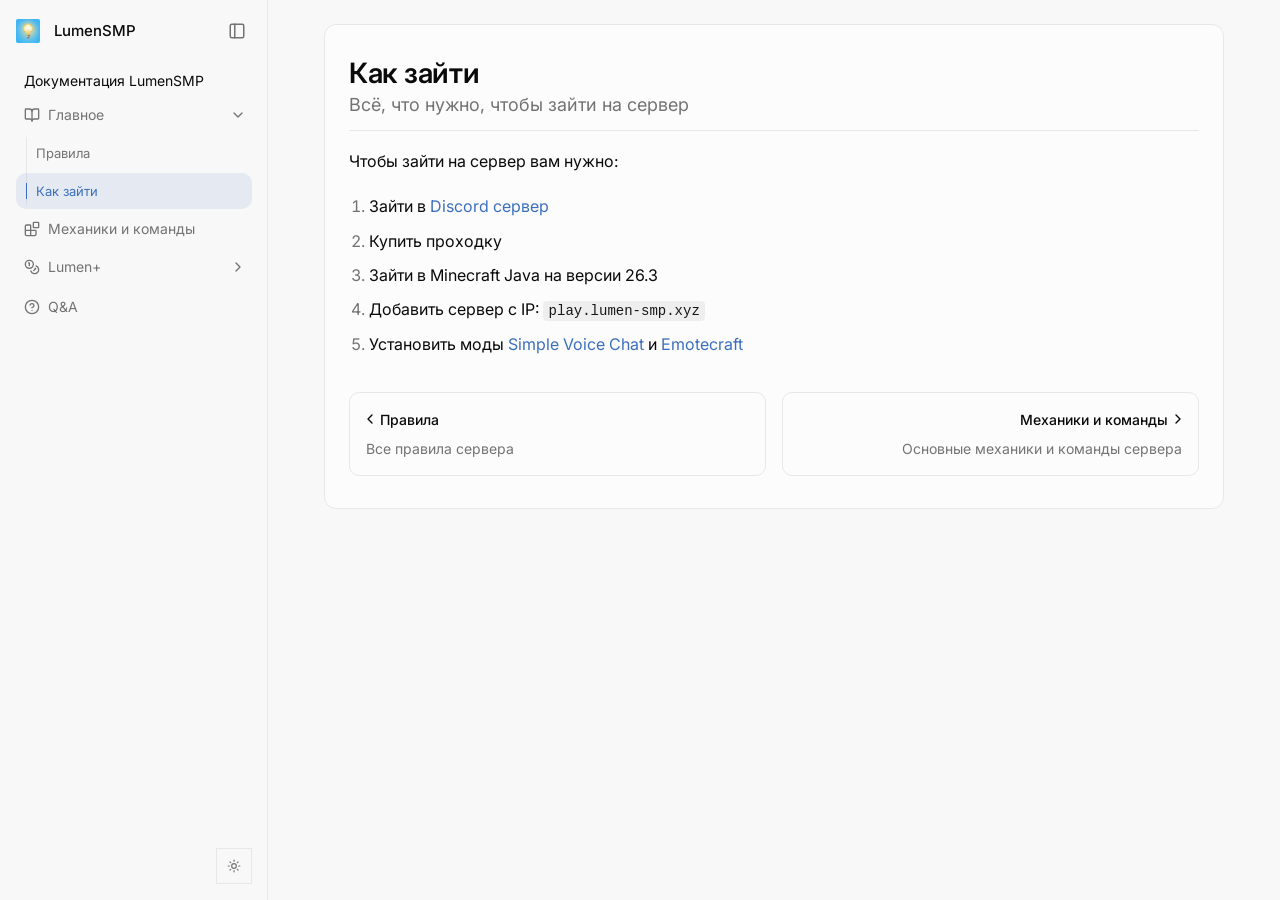
<file: howtojoin.html>
<!DOCTYPE html>
<html lang="ru">
<head>
  <meta charset="utf-8">
  <meta name="viewport" content="width=device-width, initial-scale=1">
  <title>Как зайти — LumenSMP</title>
  <link rel="icon" href="assets/server-icon.png">
  <link rel="preconnect" href="https://fonts.googleapis.com">
  <link rel="preconnect" href="https://fonts.gstatic.com" crossorigin>
  <link href="https://fonts.googleapis.com/css2?family=Inter:wght@400;500;600;700&display=swap" rel="stylesheet">
  <link rel="stylesheet" href="assets/css/style.css">
</head>
<body>

  <!-- Мобильная шапка (показывается на узких экранах) -->
  <header class="mobile-header">
    <a class="logo" href="index.html"><img data-site-logo src="assets/server-icon.png" alt=""><span data-site-name>LumenSMP</span></a>
    <div class="spacer"></div>
    <button class="icon-btn drawer-open-btn" aria-label="Открыть меню"><svg xmlns="http://www.w3.org/2000/svg" width="24" height="24" viewBox="0 0 24 24" fill="none" stroke="currentColor" stroke-width="2" stroke-linecap="round" stroke-linejoin="round" aria-hidden="true"><line x1="4" x2="20" y1="12" y2="12"/><line x1="4" x2="20" y1="6" y2="6"/><line x1="4" x2="20" y1="18" y2="18"/></svg></button>
  </header>

  <!-- Кнопка «открыть сайдбар», когда он свёрнут -->
  <button class="icon-btn reopen-btn" aria-label="Открыть боковое меню"><svg xmlns="http://www.w3.org/2000/svg" width="24" height="24" viewBox="0 0 24 24" fill="none" stroke="currentColor" stroke-width="2" stroke-linecap="round" stroke-linejoin="round" aria-hidden="true"><rect width="18" height="18" x="3" y="3" rx="2"/><path d="M9 3v18"/></svg></button>

  <div class="layout">

    <aside class="sidebar">
      <div class="sidebar-head">
        <a class="logo" href="index.html"><img data-site-logo src="assets/server-icon.png" alt=""><span data-site-name>LumenSMP</span></a>
        <button class="icon-btn collapse-btn" aria-label="Свернуть боковое меню"><svg xmlns="http://www.w3.org/2000/svg" width="24" height="24" viewBox="0 0 24 24" fill="none" stroke="currentColor" stroke-width="2" stroke-linecap="round" stroke-linejoin="round" aria-hidden="true"><rect width="18" height="18" x="3" y="3" rx="2"/><path d="M9 3v18"/></svg></button>
      </div>

      <!-- Меню рендерится автоматически из assets/js/nav.js -->
      <nav class="sidebar-nav" data-nav></nav>

      <div class="sidebar-foot">
        <button class="theme-toggle" aria-label="Переключить тему">
          <svg class="icon-sun" xmlns="http://www.w3.org/2000/svg" width="24" height="24" viewBox="0 0 24 24" fill="none" stroke="currentColor" stroke-width="2" stroke-linecap="round" stroke-linejoin="round" aria-hidden="true"><circle cx="12" cy="12" r="4"/><path d="M12 2v2"/><path d="M12 20v2"/><path d="m4.93 4.93 1.41 1.41"/><path d="m17.66 17.66 1.41 1.41"/><path d="M2 12h2"/><path d="M20 12h2"/><path d="m6.34 17.66-1.41 1.41"/><path d="m19.07 4.93-1.41 1.41"/></svg>
          <svg class="icon-moon" xmlns="http://www.w3.org/2000/svg" width="24" height="24" viewBox="0 0 24 24" fill="none" stroke="currentColor" stroke-width="2" stroke-linecap="round" stroke-linejoin="round" aria-hidden="true"><path d="M12 3a6 6 0 0 0 9 9 9 9 0 1 1-9-9Z"/></svg>
        </button>
      </div>
    </aside>

    <main class="main">
      <article class="article">

        <div class="article-header">
          <h1>Как зайти</h1>
          <p>Всё, что нужно, чтобы зайти на сервер</p>
        </div>

        <!-- ============================================================
             ↓↓↓ СОДЕРЖИМОЕ СТРАНИЦЫ — редактируйте HTML ниже ↓↓↓
             ============================================================ -->
        <div class="prose">
          Чтобы зайти на сервер вам нужно:
          <ol>
            <li>Зайти в <a href="https://discord.gg/JxXr4Xars9">Discord сервер</a></li>
            <li>Купить проходку</li>
            <li>Зайти в Minecraft Java на версии 26.3</li>
            <li>Добавить сервер с IP: <code>play.lumen-smp.xyz</code></li>
            <li>Установить моды <a href="https://modrinth.com/plugin/simple-voice-chat">Simple Voice Chat</a> и <a href="https://modrinth.com/plugin/emotecraft">Emotecraft</a></li>
          </ol>
</div>
        <!-- ↑↑↑ КОНЕЦ СОДЕРЖИМОГО ↑↑↑ -->

        <!-- Кнопки «Пред./След.» рендерятся автоматически из nav.js -->
        <div class="pager" data-pager></div>

      </article>
    </main>
  </div>

  <!-- Мобильное выдвижное меню -->
  <div class="drawer-backdrop"></div>
  <nav class="drawer">
    <div class="sidebar-head">
      <a class="logo" href="index.html"><img data-site-logo src="assets/server-icon.png" alt=""><span data-site-name>LumenSMP</span></a>
      <button class="icon-btn drawer-close-btn" aria-label="Закрыть меню"><svg xmlns="http://www.w3.org/2000/svg" width="24" height="24" viewBox="0 0 24 24" fill="none" stroke="currentColor" stroke-width="2" stroke-linecap="round" stroke-linejoin="round" aria-hidden="true"><path d="M18 6 6 18"/><path d="m6 6 12 12"/></svg></button>
    </div>
    <nav class="sidebar-nav" data-nav></nav>
    <div class="sidebar-foot">
      <button class="theme-toggle" aria-label="Переключить тему">
        <svg class="icon-sun" xmlns="http://www.w3.org/2000/svg" width="24" height="24" viewBox="0 0 24 24" fill="none" stroke="currentColor" stroke-width="2" stroke-linecap="round" stroke-linejoin="round" aria-hidden="true"><circle cx="12" cy="12" r="4"/><path d="M12 2v2"/><path d="M12 20v2"/><path d="m4.93 4.93 1.41 1.41"/><path d="m17.66 17.66 1.41 1.41"/><path d="M2 12h2"/><path d="M20 12h2"/><path d="m6.34 17.66-1.41 1.41"/><path d="m19.07 4.93-1.41 1.41"/></svg>
        <svg class="icon-moon" xmlns="http://www.w3.org/2000/svg" width="24" height="24" viewBox="0 0 24 24" fill="none" stroke="currentColor" stroke-width="2" stroke-linecap="round" stroke-linejoin="round" aria-hidden="true"><path d="M12 3a6 6 0 0 0 9 9 9 9 0 1 1-9-9Z"/></svg>
      </button>
    </div>
  </nav>

  <script src="assets/js/icons.js"></script>
  <script src="assets/js/nav.js"></script>
  <script src="assets/js/app.js"></script>
</body>
</html>
</file>
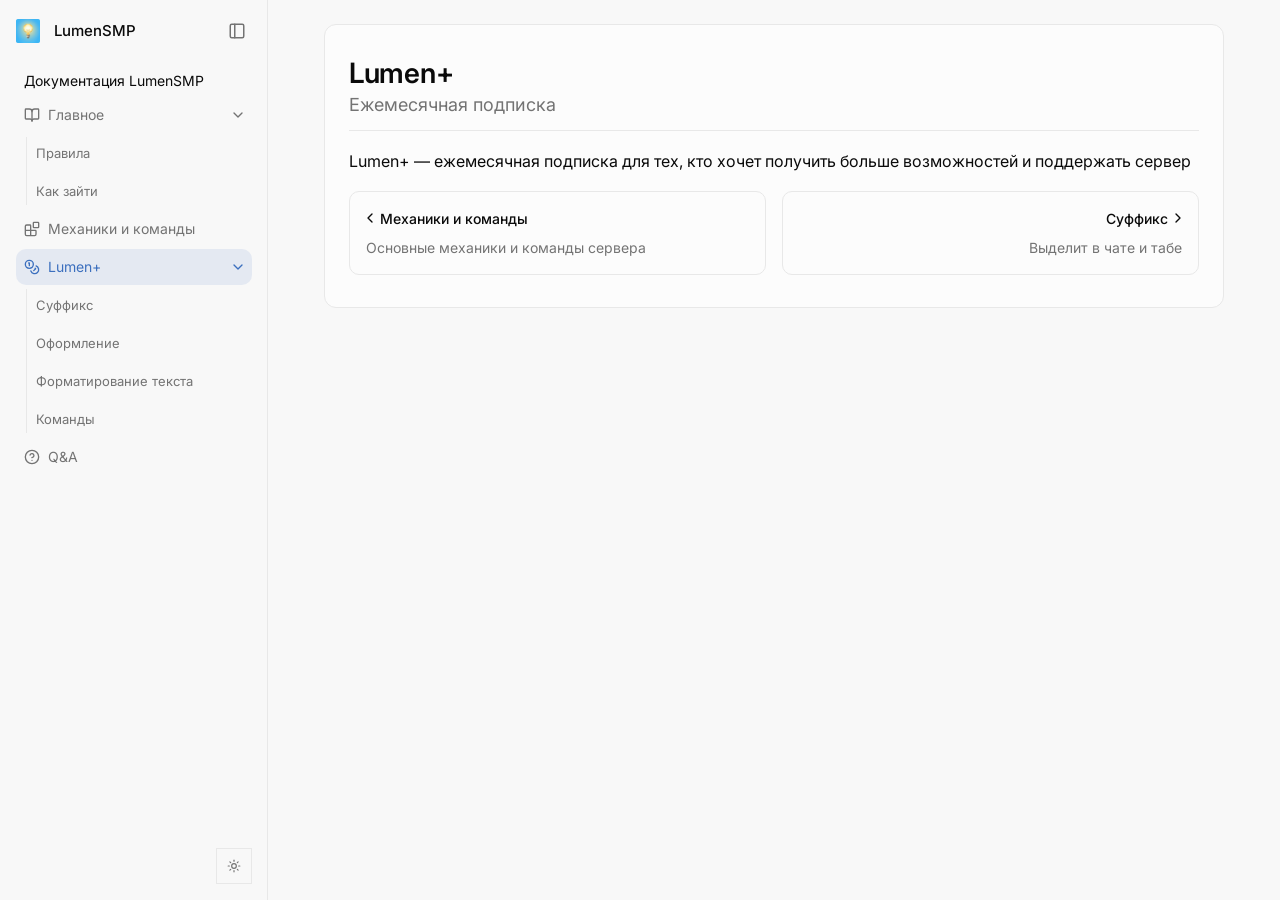
<file: lumenplus.html>
<!DOCTYPE html>
<html lang="ru">
<head>
  <meta charset="utf-8">
  <meta name="viewport" content="width=device-width, initial-scale=1">
  <title>Lumen+ — LumenSMP</title>
  <link rel="icon" href="assets/server-icon.png">
  <link rel="preconnect" href="https://fonts.googleapis.com">
  <link rel="preconnect" href="https://fonts.gstatic.com" crossorigin>
  <link href="https://fonts.googleapis.com/css2?family=Inter:wght@400;500;600;700&display=swap" rel="stylesheet">
  <link rel="stylesheet" href="assets/css/style.css">
</head>
<body>

  <!-- Мобильная шапка (показывается на узких экранах) -->
  <header class="mobile-header">
    <a class="logo" href="index.html"><img data-site-logo src="assets/server-icon.png" alt=""><span data-site-name>LumenSMP</span></a>
    <div class="spacer"></div>
    <button class="icon-btn drawer-open-btn" aria-label="Открыть меню"><svg xmlns="http://www.w3.org/2000/svg" width="24" height="24" viewBox="0 0 24 24" fill="none" stroke="currentColor" stroke-width="2" stroke-linecap="round" stroke-linejoin="round" aria-hidden="true"><line x1="4" x2="20" y1="12" y2="12"/><line x1="4" x2="20" y1="6" y2="6"/><line x1="4" x2="20" y1="18" y2="18"/></svg></button>
  </header>

  <!-- Кнопка «открыть сайдбар», когда он свёрнут -->
  <button class="icon-btn reopen-btn" aria-label="Открыть боковое меню"><svg xmlns="http://www.w3.org/2000/svg" width="24" height="24" viewBox="0 0 24 24" fill="none" stroke="currentColor" stroke-width="2" stroke-linecap="round" stroke-linejoin="round" aria-hidden="true"><rect width="18" height="18" x="3" y="3" rx="2"/><path d="M9 3v18"/></svg></button>

  <div class="layout">

    <aside class="sidebar">
      <div class="sidebar-head">
        <a class="logo" href="index.html"><img data-site-logo src="assets/server-icon.png" alt=""><span data-site-name>LumenSMP</span></a>
        <button class="icon-btn collapse-btn" aria-label="Свернуть боковое меню"><svg xmlns="http://www.w3.org/2000/svg" width="24" height="24" viewBox="0 0 24 24" fill="none" stroke="currentColor" stroke-width="2" stroke-linecap="round" stroke-linejoin="round" aria-hidden="true"><rect width="18" height="18" x="3" y="3" rx="2"/><path d="M9 3v18"/></svg></button>
      </div>

      <!-- Меню рендерится автоматически из assets/js/nav.js -->
      <nav class="sidebar-nav" data-nav></nav>

      <div class="sidebar-foot">
        <button class="theme-toggle" aria-label="Переключить тему">
          <svg class="icon-sun" xmlns="http://www.w3.org/2000/svg" width="24" height="24" viewBox="0 0 24 24" fill="none" stroke="currentColor" stroke-width="2" stroke-linecap="round" stroke-linejoin="round" aria-hidden="true"><circle cx="12" cy="12" r="4"/><path d="M12 2v2"/><path d="M12 20v2"/><path d="m4.93 4.93 1.41 1.41"/><path d="m17.66 17.66 1.41 1.41"/><path d="M2 12h2"/><path d="M20 12h2"/><path d="m6.34 17.66-1.41 1.41"/><path d="m19.07 4.93-1.41 1.41"/></svg>
          <svg class="icon-moon" xmlns="http://www.w3.org/2000/svg" width="24" height="24" viewBox="0 0 24 24" fill="none" stroke="currentColor" stroke-width="2" stroke-linecap="round" stroke-linejoin="round" aria-hidden="true"><path d="M12 3a6 6 0 0 0 9 9 9 9 0 1 1-9-9Z"/></svg>
        </button>
      </div>
    </aside>

    <main class="main">
      <article class="article">

        <div class="article-header">
          <h1>Lumen+</h1>
          <p>Ежемесячная подписка</p>
        </div>

        <!-- ============================================================
             ↓↓↓ СОДЕРЖИМОЕ СТРАНИЦЫ — редактируйте HTML ниже ↓↓↓
             ============================================================ -->
        <div class="prose">
          Lumen+ — ежемесячная подписка для тех, кто хочет получить больше возможностей и поддержать сервер 
</div>
        <!-- ↑↑↑ КОНЕЦ СОДЕРЖИМОГО ↑↑↑ -->

        <!-- Кнопки «Пред./След.» рендерятся автоматически из nav.js -->
        <div class="pager" data-pager></div>

      </article>
    </main>
  </div>

  <!-- Мобильное выдвижное меню -->
  <div class="drawer-backdrop"></div>
  <nav class="drawer">
    <div class="sidebar-head">
      <a class="logo" href="index.html"><img data-site-logo src="assets/server-icon.png" alt=""><span data-site-name>LumenSMP</span></a>
      <button class="icon-btn drawer-close-btn" aria-label="Закрыть меню"><svg xmlns="http://www.w3.org/2000/svg" width="24" height="24" viewBox="0 0 24 24" fill="none" stroke="currentColor" stroke-width="2" stroke-linecap="round" stroke-linejoin="round" aria-hidden="true"><path d="M18 6 6 18"/><path d="m6 6 12 12"/></svg></button>
    </div>
    <nav class="sidebar-nav" data-nav></nav>
    <div class="sidebar-foot">
      <button class="theme-toggle" aria-label="Переключить тему">
        <svg class="icon-sun" xmlns="http://www.w3.org/2000/svg" width="24" height="24" viewBox="0 0 24 24" fill="none" stroke="currentColor" stroke-width="2" stroke-linecap="round" stroke-linejoin="round" aria-hidden="true"><circle cx="12" cy="12" r="4"/><path d="M12 2v2"/><path d="M12 20v2"/><path d="m4.93 4.93 1.41 1.41"/><path d="m17.66 17.66 1.41 1.41"/><path d="M2 12h2"/><path d="M20 12h2"/><path d="m6.34 17.66-1.41 1.41"/><path d="m19.07 4.93-1.41 1.41"/></svg>
        <svg class="icon-moon" xmlns="http://www.w3.org/2000/svg" width="24" height="24" viewBox="0 0 24 24" fill="none" stroke="currentColor" stroke-width="2" stroke-linecap="round" stroke-linejoin="round" aria-hidden="true"><path d="M12 3a6 6 0 0 0 9 9 9 9 0 1 1-9-9Z"/></svg>
      </button>
    </div>
  </nav>

  <script src="assets/js/icons.js"></script>
  <script src="assets/js/nav.js"></script>
  <script src="assets/js/app.js"></script>
</body>
</html>
</file>
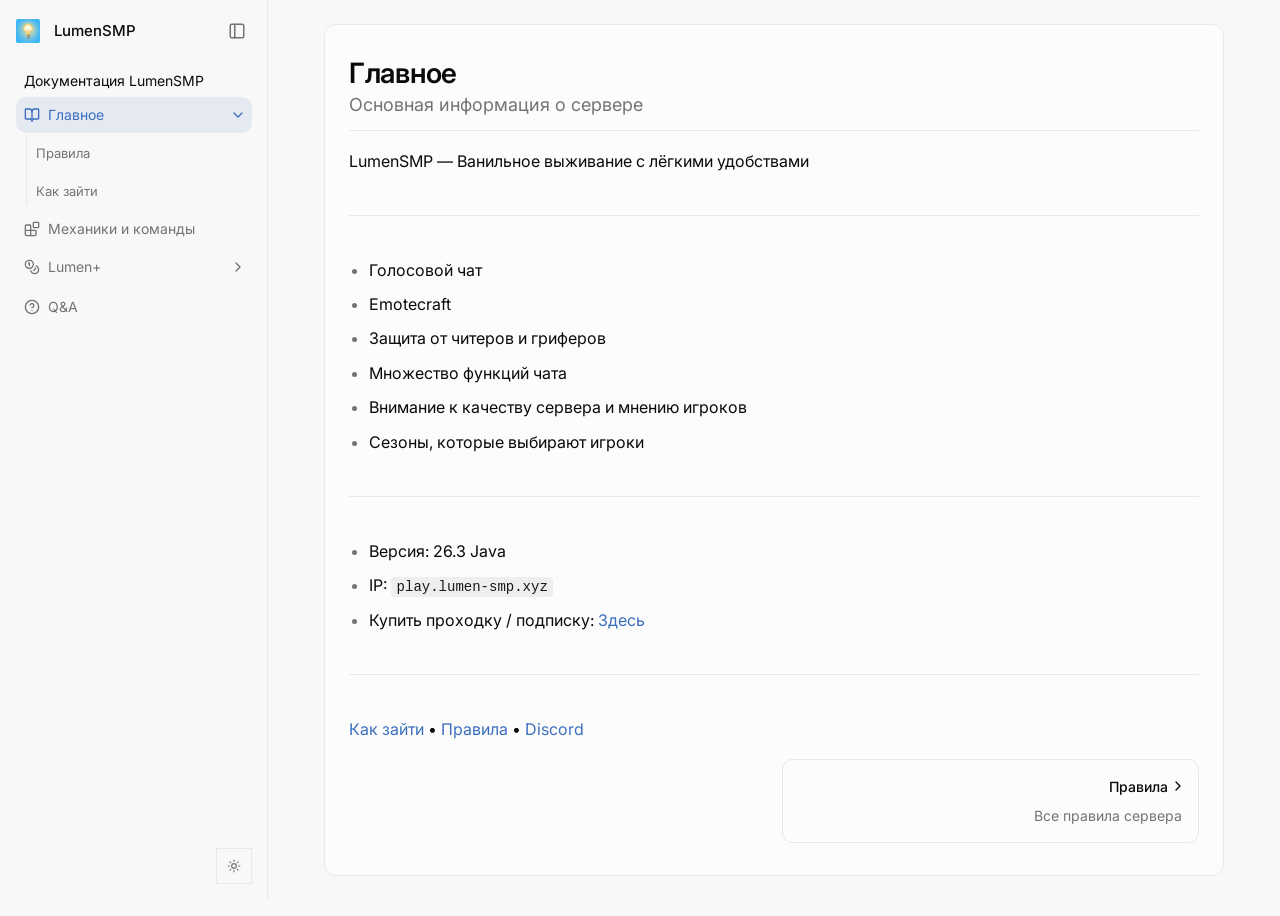
<file: main.html>
<!DOCTYPE html>
<html lang="ru">
<head>
  <meta charset="utf-8">
  <meta name="viewport" content="width=device-width, initial-scale=1">
  <title>Основная информация — LumenSMP</title>
  <link rel="icon" href="assets/server-icon.png">
  <link rel="preconnect" href="https://fonts.googleapis.com">
  <link rel="preconnect" href="https://fonts.gstatic.com" crossorigin>
  <link href="https://fonts.googleapis.com/css2?family=Inter:wght@400;500;600;700&display=swap" rel="stylesheet">
  <link rel="stylesheet" href="assets/css/style.css">
</head>
<body>

  <!-- Мобильная шапка (показывается на узких экранах) -->
  <header class="mobile-header">
    <a class="logo" href="index.html"><img data-site-logo src="assets/server-icon.png" alt=""><span data-site-name>LumenSMP</span></a>
    <div class="spacer"></div>
    <button class="icon-btn drawer-open-btn" aria-label="Открыть меню"><svg xmlns="http://www.w3.org/2000/svg" width="24" height="24" viewBox="0 0 24 24" fill="none" stroke="currentColor" stroke-width="2" stroke-linecap="round" stroke-linejoin="round" aria-hidden="true"><line x1="4" x2="20" y1="12" y2="12"/><line x1="4" x2="20" y1="6" y2="6"/><line x1="4" x2="20" y1="18" y2="18"/></svg></button>
  </header>

  <!-- Кнопка «открыть сайдбар», когда он свёрнут -->
  <button class="icon-btn reopen-btn" aria-label="Открыть боковое меню"><svg xmlns="http://www.w3.org/2000/svg" width="24" height="24" viewBox="0 0 24 24" fill="none" stroke="currentColor" stroke-width="2" stroke-linecap="round" stroke-linejoin="round" aria-hidden="true"><rect width="18" height="18" x="3" y="3" rx="2"/><path d="M9 3v18"/></svg></button>

  <div class="layout">

    <aside class="sidebar">
      <div class="sidebar-head">
        <a class="logo" href="index.html"><img data-site-logo src="assets/server-icon.png" alt=""><span data-site-name>LumenSMP</span></a>
        <button class="icon-btn collapse-btn" aria-label="Свернуть боковое меню"><svg xmlns="http://www.w3.org/2000/svg" width="24" height="24" viewBox="0 0 24 24" fill="none" stroke="currentColor" stroke-width="2" stroke-linecap="round" stroke-linejoin="round" aria-hidden="true"><rect width="18" height="18" x="3" y="3" rx="2"/><path d="M9 3v18"/></svg></button>
      </div>

      <!-- Меню рендерится автоматически из assets/js/nav.js -->
      <nav class="sidebar-nav" data-nav></nav>

      <div class="sidebar-foot">
        <button class="theme-toggle" aria-label="Переключить тему">
          <svg class="icon-sun" xmlns="http://www.w3.org/2000/svg" width="24" height="24" viewBox="0 0 24 24" fill="none" stroke="currentColor" stroke-width="2" stroke-linecap="round" stroke-linejoin="round" aria-hidden="true"><circle cx="12" cy="12" r="4"/><path d="M12 2v2"/><path d="M12 20v2"/><path d="m4.93 4.93 1.41 1.41"/><path d="m17.66 17.66 1.41 1.41"/><path d="M2 12h2"/><path d="M20 12h2"/><path d="m6.34 17.66-1.41 1.41"/><path d="m19.07 4.93-1.41 1.41"/></svg>
          <svg class="icon-moon" xmlns="http://www.w3.org/2000/svg" width="24" height="24" viewBox="0 0 24 24" fill="none" stroke="currentColor" stroke-width="2" stroke-linecap="round" stroke-linejoin="round" aria-hidden="true"><path d="M12 3a6 6 0 0 0 9 9 9 9 0 1 1-9-9Z"/></svg>
        </button>
      </div>
    </aside>

    <main class="main">
      <article class="article">

        <div class="article-header">
          <h1>Основная информация</h1>
          <p>Основная информация</p>
        </div>

        <!-- ============================================================
             ↓↓↓ СОДЕРЖИМОЕ СТРАНИЦЫ — редактируйте HTML ниже ↓↓↓
             ============================================================ -->
        <div class="prose">
          LumenSMP — Ванильное выживание с лёгкими удобствами<hr>
          <ul>
            <li>Голосовой чат</li>
            <li>Emotecraft</li>
            <li>Защита от читеров и гриферов</li>
            <li>Множество функций чата</li>
            <li>Внимание к качеству сервера и мнению игроков</li>
            <li>Сезоны, которые выбирают игроки</li>
          </ul><hr>
          <ul>
            <li>Версия: 26.3 Java</li>
            <li>IP: <code>play.lumen-smp.xyz</code></li>
            <li>Купить проходку / подписку: <a href="https://shop.lumen-smp.xyz">Здесь</a>
          </ul><hr>
          <a href="/howtojoin.html">Как зайти</a> • <a href="/rules.html">Правила</a> • <a href="https://discord.gg/JxXr4Xars9">Discord</a>
</div>
        <!-- ↑↑↑ КОНЕЦ СОДЕРЖИМОГО ↑↑↑ -->

        <!-- Кнопки «Пред./След.» рендерятся автоматически из nav.js -->
        <div class="pager" data-pager></div>

      </article>
    </main>
  </div>

  <!-- Мобильное выдвижное меню -->
  <div class="drawer-backdrop"></div>
  <nav class="drawer">
    <div class="sidebar-head">
      <a class="logo" href="index.html"><img data-site-logo src="assets/server-icon.png" alt=""><span data-site-name>LumenSMP</span></a>
      <button class="icon-btn drawer-close-btn" aria-label="Закрыть меню"><svg xmlns="http://www.w3.org/2000/svg" width="24" height="24" viewBox="0 0 24 24" fill="none" stroke="currentColor" stroke-width="2" stroke-linecap="round" stroke-linejoin="round" aria-hidden="true"><path d="M18 6 6 18"/><path d="m6 6 12 12"/></svg></button>
    </div>
    <nav class="sidebar-nav" data-nav></nav>
    <div class="sidebar-foot">
      <button class="theme-toggle" aria-label="Переключить тему">
        <svg class="icon-sun" xmlns="http://www.w3.org/2000/svg" width="24" height="24" viewBox="0 0 24 24" fill="none" stroke="currentColor" stroke-width="2" stroke-linecap="round" stroke-linejoin="round" aria-hidden="true"><circle cx="12" cy="12" r="4"/><path d="M12 2v2"/><path d="M12 20v2"/><path d="m4.93 4.93 1.41 1.41"/><path d="m17.66 17.66 1.41 1.41"/><path d="M2 12h2"/><path d="M20 12h2"/><path d="m6.34 17.66-1.41 1.41"/><path d="m19.07 4.93-1.41 1.41"/></svg>
        <svg class="icon-moon" xmlns="http://www.w3.org/2000/svg" width="24" height="24" viewBox="0 0 24 24" fill="none" stroke="currentColor" stroke-width="2" stroke-linecap="round" stroke-linejoin="round" aria-hidden="true"><path d="M12 3a6 6 0 0 0 9 9 9 9 0 1 1-9-9Z"/></svg>
      </button>
    </div>
  </nav>

  <script src="assets/js/icons.js"></script>
  <script src="assets/js/nav.js"></script>
  <script src="assets/js/app.js"></script>
</body>
</html>
</file>
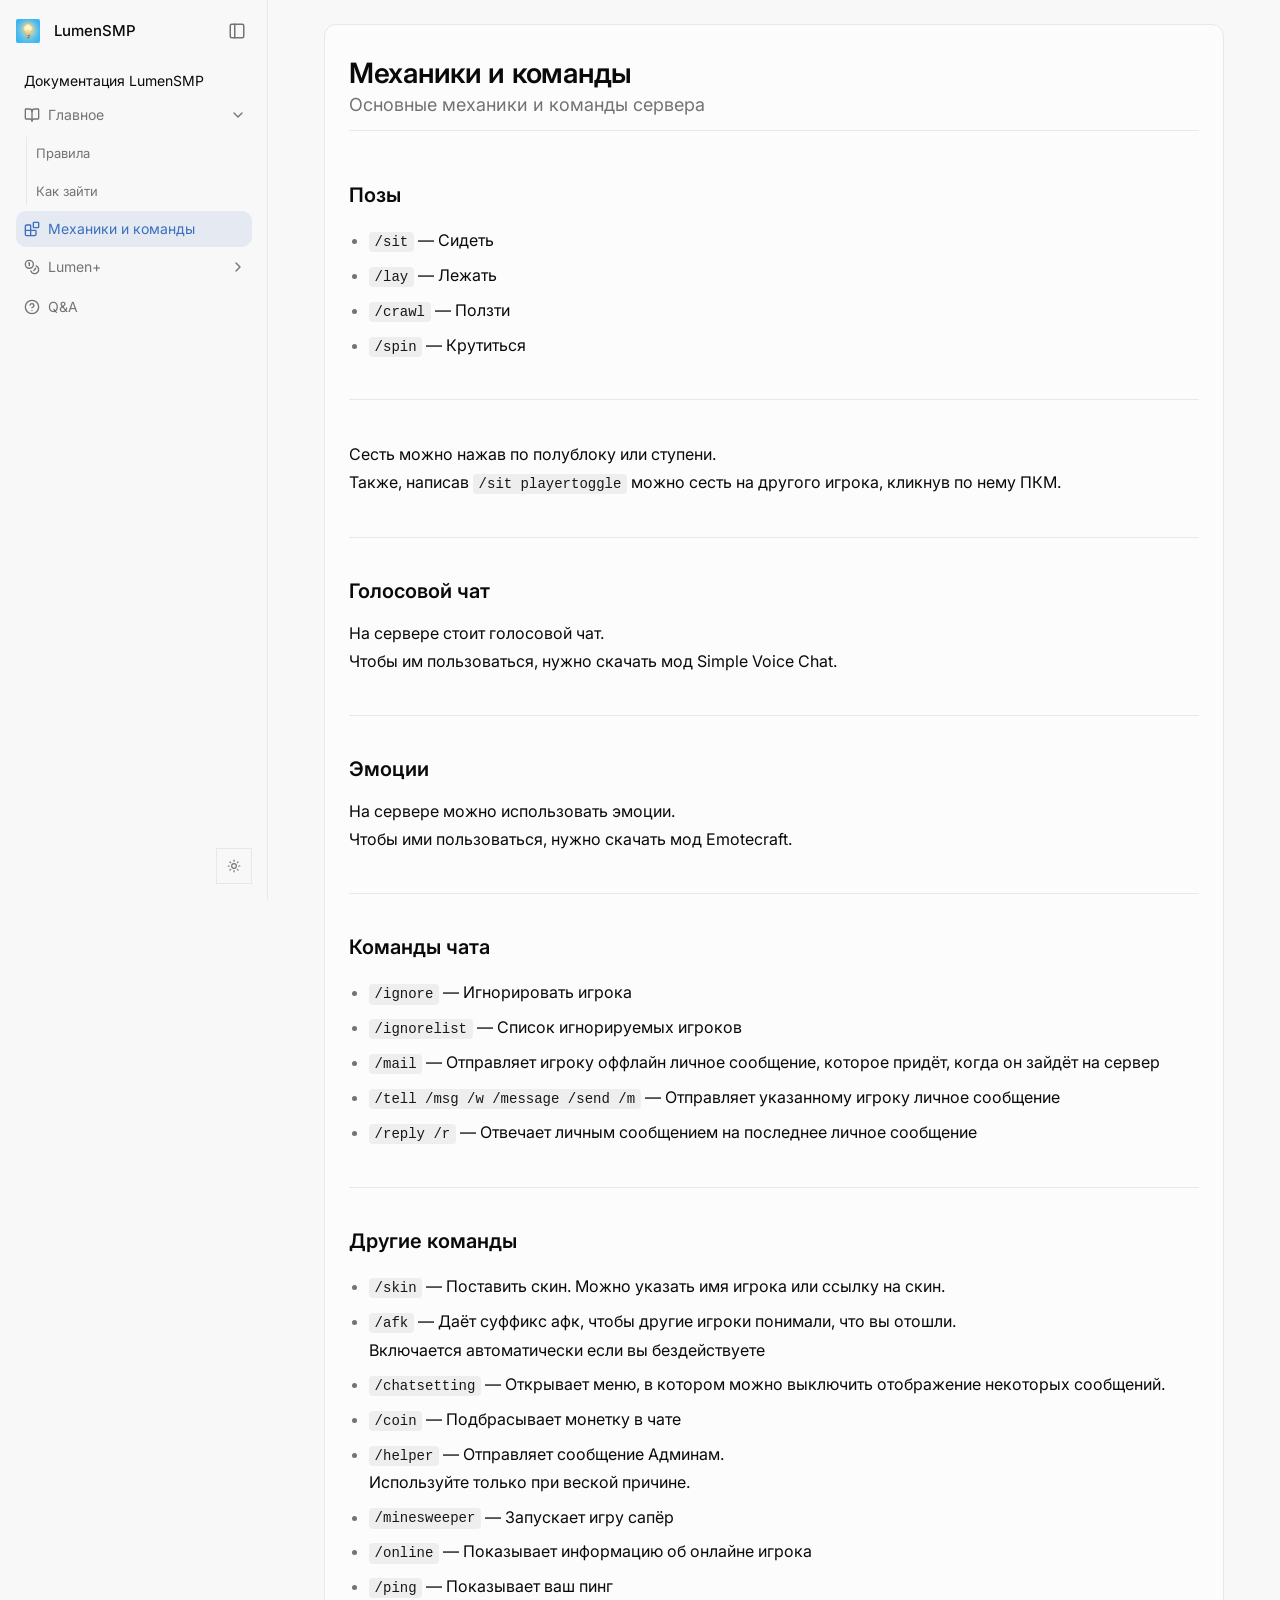
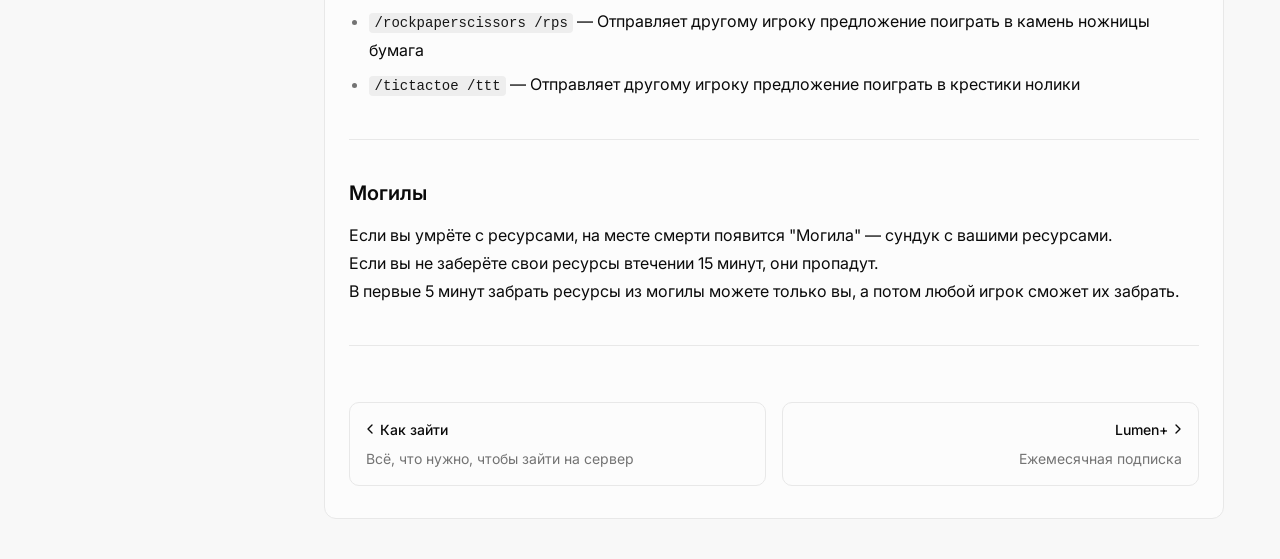
<file: mechanics.html>
<!DOCTYPE html>
<html lang="ru">
<head>
  <meta charset="utf-8">
  <meta name="viewport" content="width=device-width, initial-scale=1">
  <title>Механики — LumenSMP</title>
  <link rel="icon" href="assets/server-icon.png">
  <link rel="preconnect" href="https://fonts.googleapis.com">
  <link rel="preconnect" href="https://fonts.gstatic.com" crossorigin>
  <link href="https://fonts.googleapis.com/css2?family=Inter:wght@400;500;600;700&display=swap" rel="stylesheet">
  <link rel="stylesheet" href="assets/css/style.css">
</head>
<body>

  <!-- Мобильная шапка (показывается на узких экранах) -->
  <header class="mobile-header">
    <a class="logo" href="index.html"><img data-site-logo src="assets/server-icon.png" alt=""><span data-site-name>LumenSMP</span></a>
    <div class="spacer"></div>
    <button class="icon-btn drawer-open-btn" aria-label="Открыть меню"><svg xmlns="http://www.w3.org/2000/svg" width="24" height="24" viewBox="0 0 24 24" fill="none" stroke="currentColor" stroke-width="2" stroke-linecap="round" stroke-linejoin="round" aria-hidden="true"><line x1="4" x2="20" y1="12" y2="12"/><line x1="4" x2="20" y1="6" y2="6"/><line x1="4" x2="20" y1="18" y2="18"/></svg></button>
  </header>

  <!-- Кнопка «открыть сайдбар», когда он свёрнут -->
  <button class="icon-btn reopen-btn" aria-label="Открыть боковое меню"><svg xmlns="http://www.w3.org/2000/svg" width="24" height="24" viewBox="0 0 24 24" fill="none" stroke="currentColor" stroke-width="2" stroke-linecap="round" stroke-linejoin="round" aria-hidden="true"><rect width="18" height="18" x="3" y="3" rx="2"/><path d="M9 3v18"/></svg></button>

  <div class="layout">

    <aside class="sidebar">
      <div class="sidebar-head">
        <a class="logo" href="index.html"><img data-site-logo src="assets/server-icon.png" alt=""><span data-site-name>LumenSMP</span></a>
        <button class="icon-btn collapse-btn" aria-label="Свернуть боковое меню"><svg xmlns="http://www.w3.org/2000/svg" width="24" height="24" viewBox="0 0 24 24" fill="none" stroke="currentColor" stroke-width="2" stroke-linecap="round" stroke-linejoin="round" aria-hidden="true"><rect width="18" height="18" x="3" y="3" rx="2"/><path d="M9 3v18"/></svg></button>
      </div>

      <!-- Меню рендерится автоматически из assets/js/nav.js -->
      <nav class="sidebar-nav" data-nav></nav>

      <div class="sidebar-foot">
        <button class="theme-toggle" aria-label="Переключить тему">
          <svg class="icon-sun" xmlns="http://www.w3.org/2000/svg" width="24" height="24" viewBox="0 0 24 24" fill="none" stroke="currentColor" stroke-width="2" stroke-linecap="round" stroke-linejoin="round" aria-hidden="true"><circle cx="12" cy="12" r="4"/><path d="M12 2v2"/><path d="M12 20v2"/><path d="m4.93 4.93 1.41 1.41"/><path d="m17.66 17.66 1.41 1.41"/><path d="M2 12h2"/><path d="M20 12h2"/><path d="m6.34 17.66-1.41 1.41"/><path d="m19.07 4.93-1.41 1.41"/></svg>
          <svg class="icon-moon" xmlns="http://www.w3.org/2000/svg" width="24" height="24" viewBox="0 0 24 24" fill="none" stroke="currentColor" stroke-width="2" stroke-linecap="round" stroke-linejoin="round" aria-hidden="true"><path d="M12 3a6 6 0 0 0 9 9 9 9 0 1 1-9-9Z"/></svg>
        </button>
      </div>
    </aside>

    <main class="main">
      <article class="article">

        <div class="article-header">
          <h1>Механики</h1>
          <p>Все механики сервера</p>
        </div>

        <!-- ============================================================
             ↓↓↓ СОДЕРЖИМОЕ СТРАНИЦЫ — редактируйте HTML ниже ↓↓↓
             ============================================================ -->
        <div class="prose">
          <h2>Позы</h2>
          <ul>
            <li><code>/sit</code> — Сидеть</li>
            <li><code>/lay</code> — Лежать</li>
            <li><code>/crawl</code> — Ползти</li>
            <li><code>/spin</code> — Крутиться</li>
          </ul>
          <hr>
          Сесть можно нажав по полублоку или ступени.<br>
          Также, написав <code>/sit playertoggle</code> можно сесть на другого игрока, кликнув по нему ПКМ.<br>
          <hr>
          <h2>Голосовой чат</h2>
          На сервере стоит голосовой чат.<br>
          Чтобы им пользоваться, нужно скачать мод Simple Voice Chat.
          <hr>
          <h2>Эмоции</h2>
          На сервере можно использовать эмоции.<br>
          Чтобы ими пользоваться, нужно скачать мод Emotecraft.
          <hr>
          <h2>Команды чата</h2>
          <ul>
            <li><code>/ignore</code> — Игнорировать игрока</li>
            <li><code>/ignorelist</code> — Список игнорируемых игроков</li>
            <li><code>/mail</code> — Отправляет игроку оффлайн личное сообщение, которое придёт, когда он зайдёт на сервер</li>
            <li><code>/tell /msg /w /message /send /m</code> — Отправляет указанному игроку личное сообщение</li>
            <li><code>/reply /r</code> — Отвечает личным сообщением на последнее личное сообщение</li>
          </ul>
          <hr>
          <h2>Другие команды</h2>
          <ul>
            <li><code>/skin</code> — Поставить скин. Можно указать имя игрока или ссылку на скин.
            <li><code>/afk</code> — Даёт суффикс афк, чтобы другие игроки понимали, что вы отошли.<br>
            Включается автоматически если вы бездействуете</li>
            <li><code>/chatsetting</code> — Открывает меню, в котором можно выключить отображение некоторых сообщений.</li>
            <li><code>/coin</code> — Подбрасывает монетку в чате</li>
            <li><code>/helper</code> — Отправляет сообщение Админам.<br>
            Используйте только при веской причине.</li>
            <li><code>/minesweeper</code> — Запускает игру сапёр</li>
            <li><code>/online</code> — Показывает информацию об онлайне игрока</li>
            <li><code>/ping</code> — Показывает ваш пинг</li>
            <li><code>/rockpaperscissors /rps</code> — Отправляет другому игроку предложение поиграть в камень ножницы бумага</li>
            <li><code>/tictactoe /ttt</code> — Отправляет другому игроку предложение поиграть в крестики нолики</li>
          </ul>
          <hr>
          <h2>Могилы</h2>
          Если вы умрёте с ресурсами, на месте смерти появится "Могила" — сундук с вашими ресурсами.<br>
          Если вы не заберёте свои ресурсы втечении 15 минут, они пропадут.<br>
          В первые 5 минут забрать ресурсы из могилы можете только вы, а потом любой игрок сможет их забрать.
          <hr>

</div>
        <!-- ↑↑↑ КОНЕЦ СОДЕРЖИМОГО ↑↑↑ -->

        <!-- Кнопки «Пред./След.» рендерятся автоматически из nav.js -->
        <div class="pager" data-pager></div>

      </article>
    </main>
  </div>

  <!-- Мобильное выдвижное меню -->
  <div class="drawer-backdrop"></div>
  <nav class="drawer">
    <div class="sidebar-head">
      <a class="logo" href="index.html"><img data-site-logo src="assets/server-icon.png" alt=""><span data-site-name>LumenSMP</span></a>
      <button class="icon-btn drawer-close-btn" aria-label="Закрыть меню"><svg xmlns="http://www.w3.org/2000/svg" width="24" height="24" viewBox="0 0 24 24" fill="none" stroke="currentColor" stroke-width="2" stroke-linecap="round" stroke-linejoin="round" aria-hidden="true"><path d="M18 6 6 18"/><path d="m6 6 12 12"/></svg></button>
    </div>
    <nav class="sidebar-nav" data-nav></nav>
    <div class="sidebar-foot">
      <button class="theme-toggle" aria-label="Переключить тему">
        <svg class="icon-sun" xmlns="http://www.w3.org/2000/svg" width="24" height="24" viewBox="0 0 24 24" fill="none" stroke="currentColor" stroke-width="2" stroke-linecap="round" stroke-linejoin="round" aria-hidden="true"><circle cx="12" cy="12" r="4"/><path d="M12 2v2"/><path d="M12 20v2"/><path d="m4.93 4.93 1.41 1.41"/><path d="m17.66 17.66 1.41 1.41"/><path d="M2 12h2"/><path d="M20 12h2"/><path d="m6.34 17.66-1.41 1.41"/><path d="m19.07 4.93-1.41 1.41"/></svg>
        <svg class="icon-moon" xmlns="http://www.w3.org/2000/svg" width="24" height="24" viewBox="0 0 24 24" fill="none" stroke="currentColor" stroke-width="2" stroke-linecap="round" stroke-linejoin="round" aria-hidden="true"><path d="M12 3a6 6 0 0 0 9 9 9 9 0 1 1-9-9Z"/></svg>
      </button>
    </div>
  </nav>

  <script src="assets/js/icons.js"></script>
  <script src="assets/js/nav.js"></script>
  <script src="assets/js/app.js"></script>
</body>
</html>
</file>
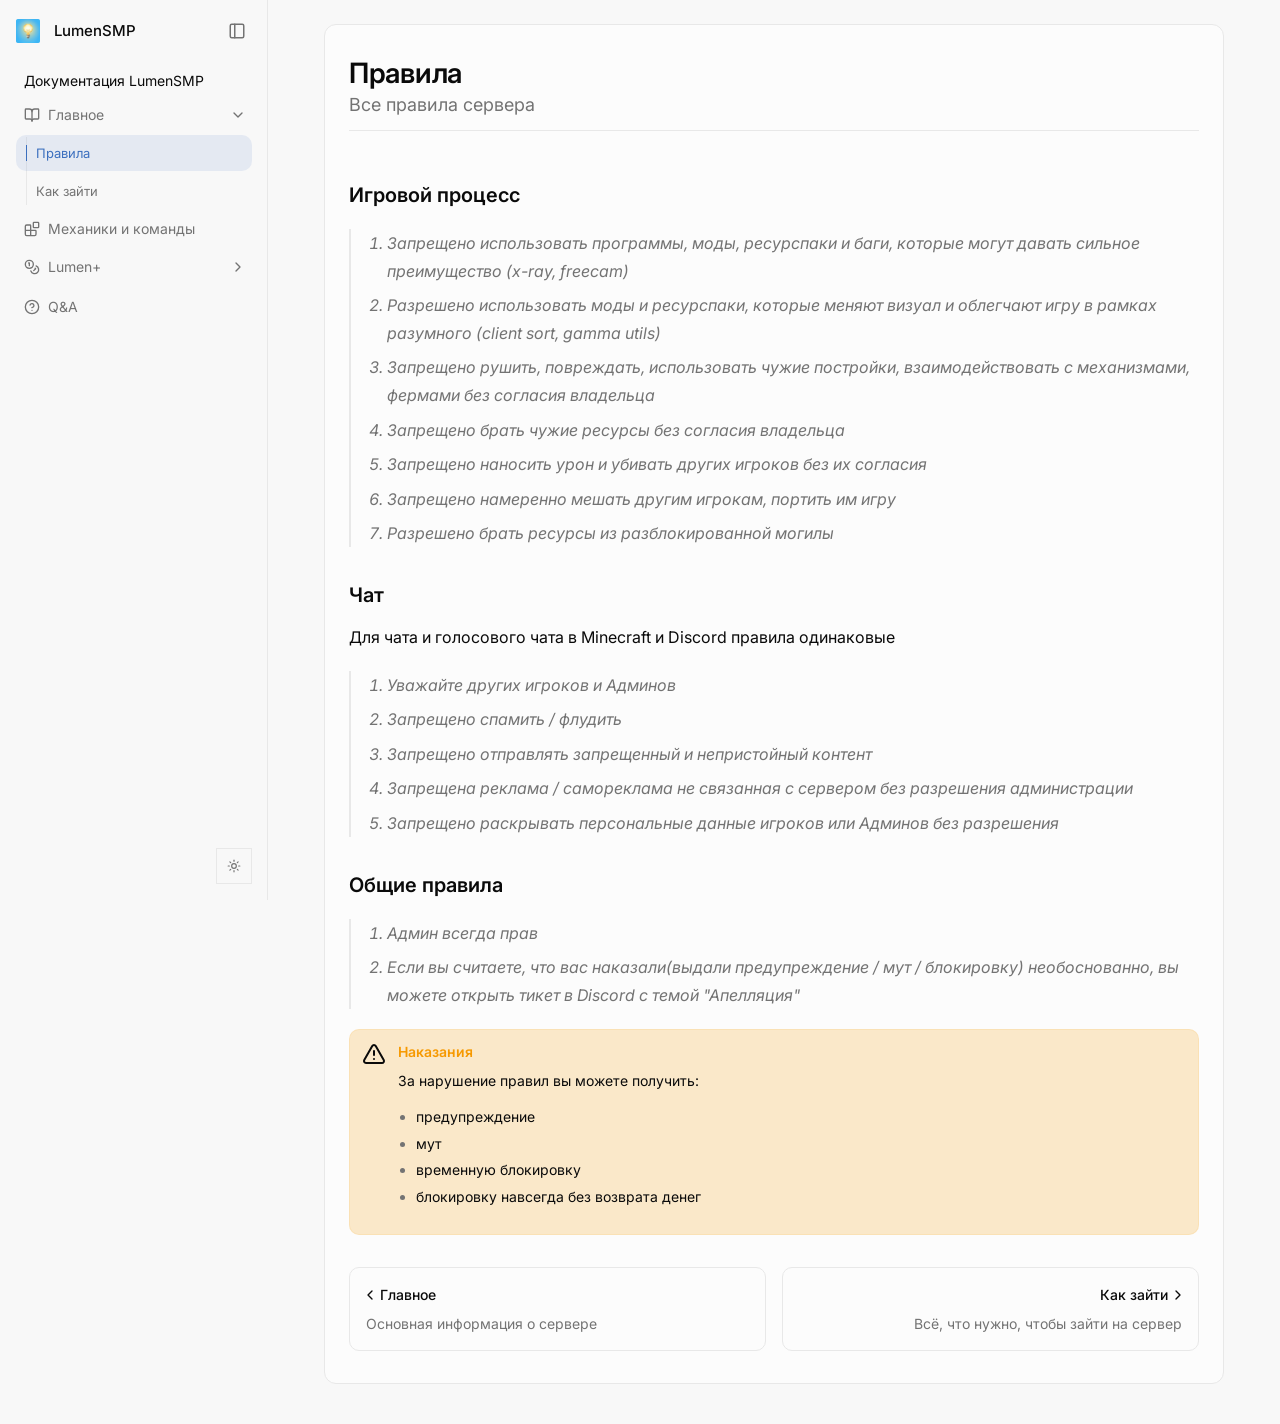
<file: rules.html>
<!DOCTYPE html>
<html lang="ru">
<head>
  <meta charset="utf-8">
  <meta name="viewport" content="width=device-width, initial-scale=1">
  <title>Правила — LumenSMP</title>
  <link rel="icon" href="assets/server-icon.png">
  <link rel="preconnect" href="https://fonts.googleapis.com">
  <link rel="preconnect" href="https://fonts.gstatic.com" crossorigin>
  <link href="https://fonts.googleapis.com/css2?family=Inter:wght@400;500;600;700&display=swap" rel="stylesheet">
  <link rel="stylesheet" href="assets/css/style.css">
</head>
<body>

  <!-- Мобильная шапка (показывается на узких экранах) -->
  <header class="mobile-header">
    <a class="logo" href="index.html"><img data-site-logo src="assets/server-icon.png" alt=""><span data-site-name>LumenSMP</span></a>
    <div class="spacer"></div>
    <button class="icon-btn drawer-open-btn" aria-label="Открыть меню"><svg xmlns="http://www.w3.org/2000/svg" width="24" height="24" viewBox="0 0 24 24" fill="none" stroke="currentColor" stroke-width="2" stroke-linecap="round" stroke-linejoin="round" aria-hidden="true"><line x1="4" x2="20" y1="12" y2="12"/><line x1="4" x2="20" y1="6" y2="6"/><line x1="4" x2="20" y1="18" y2="18"/></svg></button>
  </header>

  <!-- Кнопка «открыть сайдбар», когда он свёрнут -->
  <button class="icon-btn reopen-btn" aria-label="Открыть боковое меню"><svg xmlns="http://www.w3.org/2000/svg" width="24" height="24" viewBox="0 0 24 24" fill="none" stroke="currentColor" stroke-width="2" stroke-linecap="round" stroke-linejoin="round" aria-hidden="true"><rect width="18" height="18" x="3" y="3" rx="2"/><path d="M9 3v18"/></svg></button>

  <div class="layout">

    <aside class="sidebar">
      <div class="sidebar-head">
        <a class="logo" href="index.html"><img data-site-logo src="assets/server-icon.png" alt=""><span data-site-name>LumenSMP</span></a>
        <button class="icon-btn collapse-btn" aria-label="Свернуть боковое меню"><svg xmlns="http://www.w3.org/2000/svg" width="24" height="24" viewBox="0 0 24 24" fill="none" stroke="currentColor" stroke-width="2" stroke-linecap="round" stroke-linejoin="round" aria-hidden="true"><rect width="18" height="18" x="3" y="3" rx="2"/><path d="M9 3v18"/></svg></button>
      </div>

      <!-- Меню рендерится автоматически из assets/js/nav.js -->
      <nav class="sidebar-nav" data-nav></nav>

      <div class="sidebar-foot">
        <button class="theme-toggle" aria-label="Переключить тему">
          <svg class="icon-sun" xmlns="http://www.w3.org/2000/svg" width="24" height="24" viewBox="0 0 24 24" fill="none" stroke="currentColor" stroke-width="2" stroke-linecap="round" stroke-linejoin="round" aria-hidden="true"><circle cx="12" cy="12" r="4"/><path d="M12 2v2"/><path d="M12 20v2"/><path d="m4.93 4.93 1.41 1.41"/><path d="m17.66 17.66 1.41 1.41"/><path d="M2 12h2"/><path d="M20 12h2"/><path d="m6.34 17.66-1.41 1.41"/><path d="m19.07 4.93-1.41 1.41"/></svg>
          <svg class="icon-moon" xmlns="http://www.w3.org/2000/svg" width="24" height="24" viewBox="0 0 24 24" fill="none" stroke="currentColor" stroke-width="2" stroke-linecap="round" stroke-linejoin="round" aria-hidden="true"><path d="M12 3a6 6 0 0 0 9 9 9 9 0 1 1-9-9Z"/></svg>
        </button>
      </div>
    </aside>

    <main class="main">
      <article class="article">

        <div class="article-header">
          <h1>Правила</h1>
          <p>Все правила сервера</p>
        </div>

        <!-- ============================================================
             ↓↓↓ СОДЕРЖИМОЕ СТРАНИЦЫ — редактируйте HTML ниже ↓↓↓
             ============================================================ -->
        <div class="prose">
          <h2>Игровой процесс</h2>
          <blockquote>
            <ol>
              <li>Запрещено использовать программы, моды, ресурспаки и баги, которые могут давать сильное преимущество (x-ray, freecam)</li>
              <li>Разрешено использовать моды и ресурспаки, которые меняют визуал и облегчают игру в рамках разумного (client sort, gamma utils)</li>
              <li>Запрещено рушить, повреждать, использовать чужие постройки, взаимодействовать с механизмами, фермами без согласия владельца</li>
              <li>Запрещено брать чужие ресурсы без согласия владельца</li>
              <li>Запрещено наносить урон и убивать других игроков без их согласия</li>
              <li>Запрещено намеренно мешать другим игрокам, портить им игру</li>
              <li>Разрешено брать ресурсы из разблокированной могилы</li>
            </ol>
          </blockquote>
          <h2>Чат</h2>
          Для чата и голосового чата в Minecraft и Discord правила одинаковые
          <blockquote>
            <ol>
              <li>Уважайте других игроков и Админов</li>
              <li>Запрещено спамить / флудить</li>
              <li>Запрещено отправлять запрещенный и непристойный контент</li>
              <li>Запрещена реклама / самореклама не связанная с сервером без разрешения администрации</li>
              <li>Запрещено раскрывать персональные данные игроков или Админов без разрешения</li>
            </ol>
          </blockquote>
          <h2>Общие правила</h2>
          <blockquote>
            <ol>
              <li>Админ всегда прав</li>
              <li>Если вы считаете, что вас наказали(выдали предупреждение / мут / блокировку) необоснованно, вы можете открыть тикет в Discord с темой "Апелляция"</li>
            </ol>
          </blockquote>
          <div class="callout warning">
  <svg xmlns="http://www.w3.org/2000/svg" width="24" height="24" viewBox="0 0 24 24" fill="none" stroke="currentColor" stroke-width="2" stroke-linecap="round" stroke-linejoin="round"><path d="m21.73 18-8-14a2 2 0 0 0-3.48 0l-8 14A2 2 0 0 0 4 21h16a2 2 0 0 0 1.73-3"/><path d="M12 9v4"/><path d="M12 17h.01"/></svg>
  <div class="callout-inner">
    <div class="callout-title"><p>Наказания</p></div>
    <div class="callout-body"><p>За нарушение правил вы можете получить:
    <ul>
      <li>предупреждение</li>
      <li>мут</li>
      <li>временную блокировку</li>
      <li>блокировку навсегда без возврата денег</li>
    </ul></p></div>
  </div>
</div>

</div>
        <!-- ↑↑↑ КОНЕЦ СОДЕРЖИМОГО ↑↑↑ -->

        <!-- Кнопки «Пред./След.» рендерятся автоматически из nav.js -->
        <div class="pager" data-pager></div>

      </article>
    </main>
  </div>

  <!-- Мобильное выдвижное меню -->
  <div class="drawer-backdrop"></div>
  <nav class="drawer">
    <div class="sidebar-head">
      <a class="logo" href="index.html"><img data-site-logo src="assets/server-icon.png" alt=""><span data-site-name>LumenSMP</span></a>
      <button class="icon-btn drawer-close-btn" aria-label="Закрыть меню"><svg xmlns="http://www.w3.org/2000/svg" width="24" height="24" viewBox="0 0 24 24" fill="none" stroke="currentColor" stroke-width="2" stroke-linecap="round" stroke-linejoin="round" aria-hidden="true"><path d="M18 6 6 18"/><path d="m6 6 12 12"/></svg></button>
    </div>
    <nav class="sidebar-nav" data-nav></nav>
    <div class="sidebar-foot">
      <button class="theme-toggle" aria-label="Переключить тему">
        <svg class="icon-sun" xmlns="http://www.w3.org/2000/svg" width="24" height="24" viewBox="0 0 24 24" fill="none" stroke="currentColor" stroke-width="2" stroke-linecap="round" stroke-linejoin="round" aria-hidden="true"><circle cx="12" cy="12" r="4"/><path d="M12 2v2"/><path d="M12 20v2"/><path d="m4.93 4.93 1.41 1.41"/><path d="m17.66 17.66 1.41 1.41"/><path d="M2 12h2"/><path d="M20 12h2"/><path d="m6.34 17.66-1.41 1.41"/><path d="m19.07 4.93-1.41 1.41"/></svg>
        <svg class="icon-moon" xmlns="http://www.w3.org/2000/svg" width="24" height="24" viewBox="0 0 24 24" fill="none" stroke="currentColor" stroke-width="2" stroke-linecap="round" stroke-linejoin="round" aria-hidden="true"><path d="M12 3a6 6 0 0 0 9 9 9 9 0 1 1-9-9Z"/></svg>
      </button>
    </div>
  </nav>

  <script src="assets/js/icons.js"></script>
  <script src="assets/js/nav.js"></script>
  <script src="assets/js/app.js"></script>
</body>
</html>
</file>
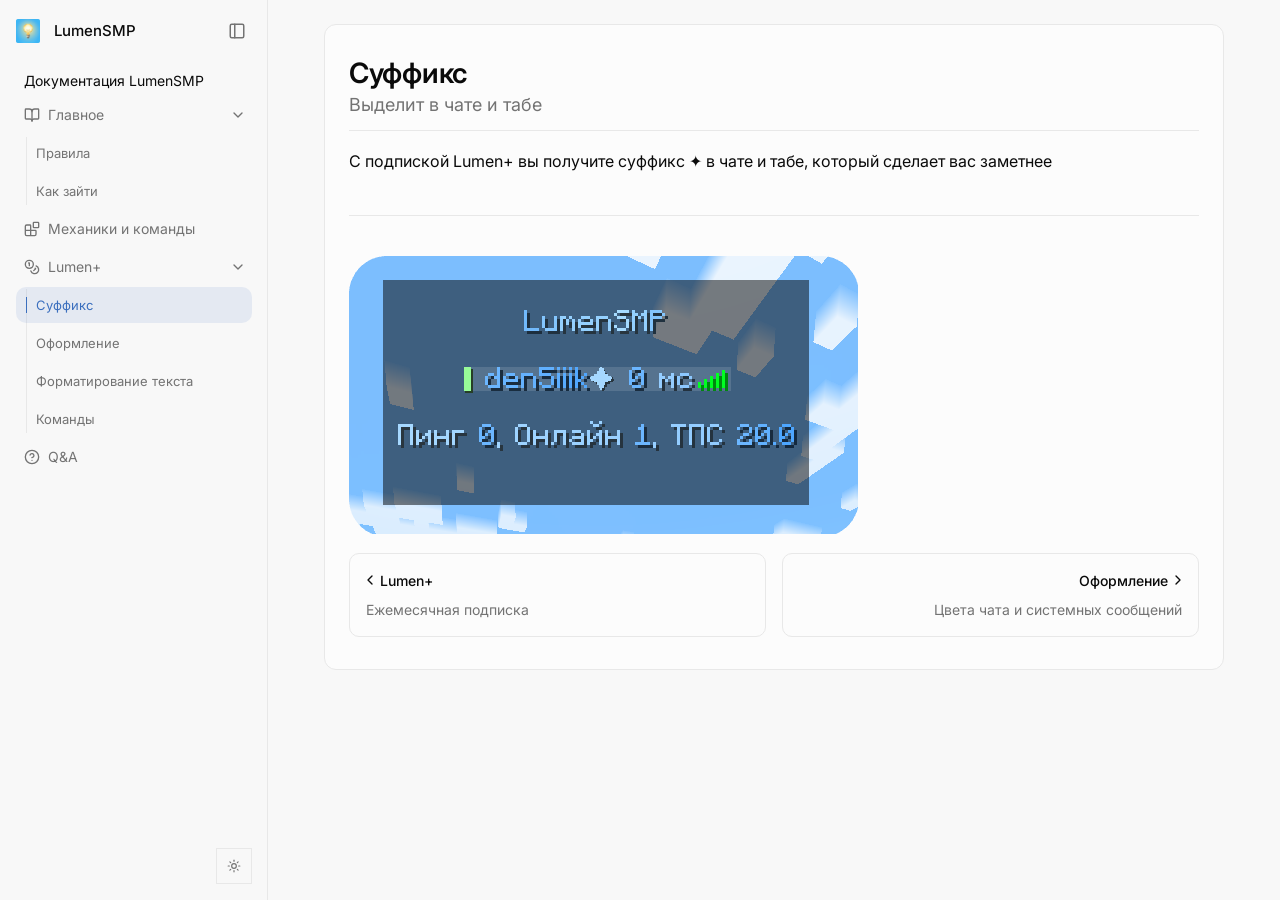
<file: suffix.html>
<!DOCTYPE html>
<html lang="ru">
<head>
  <meta charset="utf-8">
  <meta name="viewport" content="width=device-width, initial-scale=1">
  <title>Суффикс — LumenSMP</title>
  <link rel="icon" href="assets/server-icon.png">
  <link rel="preconnect" href="https://fonts.googleapis.com">
  <link rel="preconnect" href="https://fonts.gstatic.com" crossorigin>
  <link href="https://fonts.googleapis.com/css2?family=Inter:wght@400;500;600;700&display=swap" rel="stylesheet">
  <link rel="stylesheet" href="assets/css/style.css">
</head>
<body>

  <!-- Мобильная шапка (показывается на узких экранах) -->
  <header class="mobile-header">
    <a class="logo" href="index.html"><img data-site-logo src="assets/server-icon.png" alt=""><span data-site-name>LumenSMP</span></a>
    <div class="spacer"></div>
    <button class="icon-btn drawer-open-btn" aria-label="Открыть меню"><svg xmlns="http://www.w3.org/2000/svg" width="24" height="24" viewBox="0 0 24 24" fill="none" stroke="currentColor" stroke-width="2" stroke-linecap="round" stroke-linejoin="round" aria-hidden="true"><line x1="4" x2="20" y1="12" y2="12"/><line x1="4" x2="20" y1="6" y2="6"/><line x1="4" x2="20" y1="18" y2="18"/></svg></button>
  </header>

  <!-- Кнопка «открыть сайдбар», когда он свёрнут -->
  <button class="icon-btn reopen-btn" aria-label="Открыть боковое меню"><svg xmlns="http://www.w3.org/2000/svg" width="24" height="24" viewBox="0 0 24 24" fill="none" stroke="currentColor" stroke-width="2" stroke-linecap="round" stroke-linejoin="round" aria-hidden="true"><rect width="18" height="18" x="3" y="3" rx="2"/><path d="M9 3v18"/></svg></button>

  <div class="layout">

    <aside class="sidebar">
      <div class="sidebar-head">
        <a class="logo" href="index.html"><img data-site-logo src="assets/server-icon.png" alt=""><span data-site-name>LumenSMP</span></a>
        <button class="icon-btn collapse-btn" aria-label="Свернуть боковое меню"><svg xmlns="http://www.w3.org/2000/svg" width="24" height="24" viewBox="0 0 24 24" fill="none" stroke="currentColor" stroke-width="2" stroke-linecap="round" stroke-linejoin="round" aria-hidden="true"><rect width="18" height="18" x="3" y="3" rx="2"/><path d="M9 3v18"/></svg></button>
      </div>

      <!-- Меню рендерится автоматически из assets/js/nav.js -->
      <nav class="sidebar-nav" data-nav></nav>

      <div class="sidebar-foot">
        <button class="theme-toggle" aria-label="Переключить тему">
          <svg class="icon-sun" xmlns="http://www.w3.org/2000/svg" width="24" height="24" viewBox="0 0 24 24" fill="none" stroke="currentColor" stroke-width="2" stroke-linecap="round" stroke-linejoin="round" aria-hidden="true"><circle cx="12" cy="12" r="4"/><path d="M12 2v2"/><path d="M12 20v2"/><path d="m4.93 4.93 1.41 1.41"/><path d="m17.66 17.66 1.41 1.41"/><path d="M2 12h2"/><path d="M20 12h2"/><path d="m6.34 17.66-1.41 1.41"/><path d="m19.07 4.93-1.41 1.41"/></svg>
          <svg class="icon-moon" xmlns="http://www.w3.org/2000/svg" width="24" height="24" viewBox="0 0 24 24" fill="none" stroke="currentColor" stroke-width="2" stroke-linecap="round" stroke-linejoin="round" aria-hidden="true"><path d="M12 3a6 6 0 0 0 9 9 9 9 0 1 1-9-9Z"/></svg>
        </button>
      </div>
    </aside>

    <main class="main">
      <article class="article">

        <div class="article-header">
          <h1>Суффикс</h1>
          <p>Выделит в чате и табе</p>
        </div>

        <!-- ============================================================
             ↓↓↓ СОДЕРЖИМОЕ СТРАНИЦЫ — редактируйте HTML ниже ↓↓↓
             ============================================================ -->
        <div class="prose">
          С подпиской Lumen+ вы получите суффикс ✦ в чате и табе, который сделает вас заметнее<br>
          <hr>
          <img src="assets\suffix.png" alt="Суффикс в табе">
</div>
        <!-- ↑↑↑ КОНЕЦ СОДЕРЖИМОГО ↑↑↑ -->

        <!-- Кнопки «Пред./След.» рендерятся автоматически из nav.js -->
        <div class="pager" data-pager></div>

      </article>
    </main>
  </div>

  <!-- Мобильное выдвижное меню -->
  <div class="drawer-backdrop"></div>
  <nav class="drawer">
    <div class="sidebar-head">
      <a class="logo" href="index.html"><img data-site-logo src="assets/server-icon.png" alt=""><span data-site-name>LumenSMP</span></a>
      <button class="icon-btn drawer-close-btn" aria-label="Закрыть меню"><svg xmlns="http://www.w3.org/2000/svg" width="24" height="24" viewBox="0 0 24 24" fill="none" stroke="currentColor" stroke-width="2" stroke-linecap="round" stroke-linejoin="round" aria-hidden="true"><path d="M18 6 6 18"/><path d="m6 6 12 12"/></svg></button>
    </div>
    <nav class="sidebar-nav" data-nav></nav>
    <div class="sidebar-foot">
      <button class="theme-toggle" aria-label="Переключить тему">
        <svg class="icon-sun" xmlns="http://www.w3.org/2000/svg" width="24" height="24" viewBox="0 0 24 24" fill="none" stroke="currentColor" stroke-width="2" stroke-linecap="round" stroke-linejoin="round" aria-hidden="true"><circle cx="12" cy="12" r="4"/><path d="M12 2v2"/><path d="M12 20v2"/><path d="m4.93 4.93 1.41 1.41"/><path d="m17.66 17.66 1.41 1.41"/><path d="M2 12h2"/><path d="M20 12h2"/><path d="m6.34 17.66-1.41 1.41"/><path d="m19.07 4.93-1.41 1.41"/></svg>
        <svg class="icon-moon" xmlns="http://www.w3.org/2000/svg" width="24" height="24" viewBox="0 0 24 24" fill="none" stroke="currentColor" stroke-width="2" stroke-linecap="round" stroke-linejoin="round" aria-hidden="true"><path d="M12 3a6 6 0 0 0 9 9 9 9 0 1 1-9-9Z"/></svg>
      </button>
    </div>
  </nav>

  <script src="assets/js/icons.js"></script>
  <script src="assets/js/nav.js"></script>
  <script src="assets/js/app.js"></script>
</body>
</html>
</file>
<file: assets/css/style.css>
/* Flectone (Fumadocs) theme — exact palette from flectone.net */

:root {
  --background: #f8f8f8;
  --foreground: #0a0a0a;
  --card: #fcfcfc;
  --article: #fcfcfc;
  --primary: #3b6fbe;
  --primary-foreground: #f4f9ff;
  --secondary: #eee;
  --secondary-foreground: #171717;
  --muted: #eee;
  --muted-foreground: #737373;
  --accent: #e4e4e4;
  --accent-foreground: #3a3a3a;
  --border: #e8e8e8;
  --ring: #3b6fbe;
  --info: #2f7fff;
  --warning: #f69900;
  --error: #f82834;
  --success: #00c657;
  --sidebar: #f8f8f8;
  --sidebar-foreground: #0a0a0a;
  --sidebar-border: #e8e8e8;
  --sidebar-accent: #e4e4e4;
  --sidebar-accent-foreground: #3a3a3a;
  --radius: 0.625rem;
  --sidebar-width: 268px;
  --layout-width: 1400px;
  --font-sans: "Inter", -apple-system, BlinkMacSystemFont, "Segoe UI", Roboto, "Helvetica Neue", "Noto Sans", Arial, sans-serif;
  --font-mono: ui-monospace, SFMono-Regular, Menlo, Monaco, Consolas, "Liberation Mono", "Courier New", monospace;
}

.dark {
  --background: #161616;
  --foreground: #ffffffd9;
  --card: #1b1b1b;
  --article: #191919;
  --primary: #72c1f3;
  --primary-foreground: #001829;
  --secondary: #262626;
  --secondary-foreground: #fafafa;
  --muted: #262626;
  --muted-foreground: #a1a1a1;
  --accent: #292929;
  --accent-foreground: #dedede;
  --border: #ffffff0d;
  --ring: #72c1f3;
  --sidebar: #161616;
  --sidebar-foreground: #fafafa;
  --sidebar-border: #161616;
  --sidebar-accent: #292929;
  --sidebar-accent-foreground: #dedede;
}

*, *::before, *::after { box-sizing: border-box; margin: 0; padding: 0; }

html { -webkit-text-size-adjust: 100%; scroll-padding-top: 1rem; scroll-behavior: smooth; }

body {
  font-family: var(--font-sans);
  background: var(--background);
  color: var(--foreground);
  -webkit-font-smoothing: antialiased;
  -moz-osx-font-smoothing: grayscale;
  font-size: 1rem;
  line-height: 1.5;
}

img { display: block; max-width: 100%; }
button { font: inherit; color: inherit; background: none; border: none; cursor: pointer; }

/* ── Layout grid (flectone: flank | sidebar | main | flank, no TOC) ── */

.layout {
  display: grid;
  --sb-track: calc(var(--sidebar-width) * var(--sb-scale, 1));
  grid-template-columns:
    minmax(0, 1fr)
    var(--sb-track)
    minmax(0, calc(var(--layout-width) - var(--sb-track)))
    minmax(0, 1fr);
  min-height: 100dvh;
  transition: grid-template-columns 0.25s ease;
}

body.collapsed { --sb-scale: 0; }

.sidebar {
  grid-column: 2;
  position: sticky;
  top: 0;
  height: 100dvh;
  min-width: 0;
  display: flex;
  flex-direction: column;
  background: var(--sidebar);
  color: var(--sidebar-foreground);
  border-inline-end: 1px solid var(--sidebar-border);
  overflow: hidden;
  transition: opacity 0.15s ease;
}
body.collapsed .sidebar { opacity: 0; pointer-events: none; }
.sidebar > .sidebar-head,
.sidebar > .sidebar-nav,
.sidebar > .sidebar-foot { flex-shrink: 0; width: var(--sidebar-width); }

.main {
  grid-column: 3;
  min-width: 0;
  padding-bottom: 1.25rem;
}

/* ── Sidebar header ── */

.sidebar-head {
  display: flex;
  align-items: center;
  gap: 12px;
  padding: 16px 16px 8px;
}

.logo {
  display: inline-flex;
  align-items: center;
  gap: 10px;
  font-size: 0.9375rem;
  font-weight: 500;
  color: var(--sidebar-foreground);
  text-decoration: none;
  margin-inline-end: auto;
}

.logo img { width: 24px; height: 24px; margin-inline-end: 4px; }

.icon-btn {
  display: inline-flex;
  align-items: center;
  justify-content: center;
  padding: 6px;
  border-radius: 6px;
  color: var(--muted-foreground);
  transition: background-color 0.1s, color 0.1s;
}
.icon-btn:hover { background: var(--accent); color: var(--accent-foreground); transition: none; }
.icon-btn svg { width: 18px; height: 18px; }

/* fumadocs focus rings */
.nav-item:focus-visible,
.nav-group-head .nav-item:focus-visible,
.icon-btn:focus-visible,
.chevron:focus-visible,
.reopen-btn:focus-visible,
.pager-card:focus-visible,
.logo:focus-visible,
.drawer-open-btn:focus-visible,
.drawer-close-btn:focus-visible,
.heading-anchor:focus-visible {
  outline: 2px solid var(--ring);
  outline-offset: 2px;
}

/* ── Sidebar nav ── */

.sidebar-nav {
  flex: 1;
  min-height: 0;
  overflow-y: auto;
  padding: 16px;
  display: flex;
  flex-direction: column;
  gap: 2px;
  scrollbar-width: none;
  -webkit-mask-image: linear-gradient(to bottom, transparent, white 12px, white calc(100% - 12px), transparent);
  mask-image: linear-gradient(to bottom, transparent, white 12px, white calc(100% - 12px), transparent);
}
.sidebar-nav::-webkit-scrollbar { display: none; }

.nav-label {
  font-size: 0.875rem;
  padding: 0 8px;
  margin-top: 24px;
  margin-bottom: 4px;
  color: var(--sidebar-foreground);
}
.nav-label:first-child { margin-top: 0; }

.nav-item {
  position: relative;
  display: flex;
  align-items: center;
  gap: 8px;
  padding: 8px;
  border-radius: 10px;
  font-size: 0.875rem;
  line-height: 1.25rem;
  color: var(--muted-foreground);
  text-decoration: none;
  transition: background-color 0.12s, color 0.12s;
  overflow-wrap: anywhere;
}
.nav-item:hover {
  background: color-mix(in srgb, var(--accent) 50%, transparent);
  color: color-mix(in srgb, var(--accent-foreground) 80%, transparent);
  transition: none; /* fumadocs: hover:transition-none */
}
.nav-item.active {
  background: color-mix(in srgb, var(--primary) 10%, transparent);
  color: var(--primary);
}
.nav-item svg { width: 16px; height: 16px; flex-shrink: 0; }

/* collapsible group */

/* flectone: chevron lives INSIDE the category link — one hover zone for the whole row */

.nav-group-head { width: 100%; }

.chevron {
  display: inline-flex;
  align-items: center;
  justify-content: center;
  padding: 2px;
  margin-inline-start: auto;
  margin-inline-end: -4px;
  border-radius: 6px;
  color: inherit;
  transition: color 0.1s;
}
.chevron:hover { color: color-mix(in srgb, var(--accent-foreground) 80%, transparent); transition: none; }
.chevron svg { width: 16px; height: 16px; transition: transform 0.2s ease; }
.nav-group.open .chevron svg { transform: rotate(0deg); }
.nav-group:not(.open) .chevron svg { transform: rotate(-90deg); }

.nav-children {
  display: grid;
  grid-template-rows: 0fr;
  transition: grid-template-rows 0.2s ease;
}
.nav-group.open .nav-children { grid-template-rows: 1fr; }
.nav-children-inner {
  min-height: 0;
  overflow: hidden;
  position: relative;
  display: flex;
  flex-direction: column;
  gap: 2px;
  padding-top: 2px;
}
.nav-children-inner::before {
  content: "";
  position: absolute;
  inset-block: 4px;
  inset-inline-start: 10px;
  width: 1px;
  background: var(--border);
}
.nav-children .nav-item {
  padding-inline-start: 20px;
  font-size: 0.8125rem;
}
.nav-children .nav-item.active::before {
  content: "";
  position: absolute;
  inset-block: 10px;
  inset-inline-start: 10px;
  width: 1px;
  background: var(--primary);
}

/* ── Sidebar footer: theme toggle (flectone segmented control) ── */

.sidebar-foot {
  display: flex;
  align-items: center;
  padding: 8px 16px 16px;
}

.theme-toggle {
  display: inline-flex;
  align-items: center;
  border: 1px solid var(--border);
  padding: 4px;
  overflow: hidden;
  margin-inline-start: auto;
  transition: border-color 0.1s;
}
.theme-toggle:hover { border-color: var(--accent); }
.theme-toggle svg {
  width: 26px;
  height: 26px;
  padding: 6px;
  border-radius: 6px;
  color: var(--muted-foreground);
  transition: background-color 0.1s, color 0.1s;
}
.theme-toggle svg:hover { background: var(--accent); color: var(--accent-foreground); }
.theme-toggle .icon-sun { display: inline-flex; }
.theme-toggle .icon-moon { display: none; }
.dark .theme-toggle .icon-sun { display: none; }
.dark .theme-toggle .icon-moon { display: inline-flex; }

/* ── Floating reopen button when sidebar collapsed ── */

.reopen-btn {
  display: none;
  position: fixed;
  top: 16px;
  inset-inline-start: 16px;
  z-index: 40;
  align-items: center;
  justify-content: center;
  padding: 6px;
  border-radius: 10px;
  background: var(--card);
  border: 1px solid var(--border);
  box-shadow: 0 4px 16px rgb(0 0 0 / 0.1);
  color: var(--muted-foreground);
}
.reopen-btn:hover { background: var(--accent); color: var(--accent-foreground); transition: none; }
.reopen-btn svg { width: 18px; height: 18px; }
body.collapsed .reopen-btn { display: inline-flex; }
body.drawer-open .drawer-backdrop { opacity: 1; visibility: visible; pointer-events: auto; transition: opacity 0.25s ease; }
body.drawer-open .drawer { transform: translateX(0); visibility: visible; transition: transform 0.25s ease; }

/* ── Article card (flectone nd-page) ── */

.article {
  display: flex;
  flex-direction: column;
  gap: 16px;
  width: 100%;
  max-width: 900px;
  margin: 24px auto 20px;
  padding: 32px 24px;
  background: var(--article);
  border: 1px solid var(--border);
  border-radius: 12px;
}

.article-header { border-bottom: 1px solid var(--border); }
.article-header h1 {
  font-size: 1.75em;
  font-weight: 600;
  letter-spacing: -0.01em;
  line-height: 1.2;
}
.article-header p {
  font-size: 1.125rem;
  color: var(--muted-foreground);
  margin-bottom: 12px;
}

/* ── Prose ── */

.prose { font-size: 1rem; line-height: 1.75; flex: 1; color: var(--foreground); }

.prose h1 { font-size: 1.5em; font-weight: 600; margin: 2em 0 0.8em; line-height: 1.3; scroll-margin-top: 1rem; }
.prose h1:first-child { margin-top: 0; }
.prose h2 { font-size: 1.25em; font-weight: 600; margin: 1.75em 0 0.7em; line-height: 1.35; scroll-margin-top: 1rem; }
.prose h3 { font-size: 1.1em; font-weight: 600; margin: 1.5em 0 0.6em; scroll-margin-top: 1rem; }

.prose h1, .prose h2, .prose h3 { position: relative; }
.heading-anchor {
  display: inline-flex;
  vertical-align: middle;
  margin-inline-start: 6px;
  color: var(--muted-foreground);
  opacity: 0;
  transition: opacity 0.15s, color 0.1s;
}
.heading-anchor svg { width: 0.8em; height: 0.8em; }
.heading-anchor:hover { color: var(--primary); }
.prose h1:hover .heading-anchor,
.prose h2:hover .heading-anchor,
.prose h3:hover .heading-anchor,
.heading-anchor:focus-visible { opacity: 1; }

.prose p { margin: 1.1em 0; }
.prose p:first-child { margin-top: 0; }
.prose p:last-child { margin-bottom: 0; }

.prose a { color: var(--primary); text-decoration: none; }
.prose a:hover { text-decoration: underline; }

.prose strong { font-weight: 600; }

.prose ul, .prose ol { margin: 1.1em 0; padding-inline-start: 1.25em; }
.prose ul { list-style-type: disc; }
.prose ol { list-style-type: decimal; }
.prose li { margin: 0.4em 0; }
.prose li::marker { color: var(--muted-foreground); }

.prose code {
  font-family: var(--font-mono);
  font-size: 0.875em;
  background: var(--secondary);
  color: var(--secondary-foreground);
  padding: 0.15em 0.4em;
  border-radius: 4px;
}

.prose pre {
  font-family: var(--font-mono);
  background: var(--secondary);
  color: var(--secondary-foreground);
  padding: 1rem;
  border-radius: var(--radius);
  overflow-x: auto;
  font-size: 0.875rem;
  line-height: 1.6;
  margin: 1.25em 0;
}
.prose pre code { background: none; padding: 0; font-size: inherit; color: inherit; }

.prose hr { border: none; border-top: 1px solid var(--border); margin: 2.5em 0; }

.prose blockquote {
  border-inline-start: 2px solid var(--border);
  padding-inline-start: 1em;
  margin: 1.25em 0;
  color: var(--muted-foreground);
  font-style: italic;
}

/* ── Tables (flectone: wrapper with overflow) ── */

.prose .table-wrap {
  position: relative;
  overflow: auto;
  margin: 1.5rem 0;
  border: 1px solid var(--border);
  border-radius: var(--radius);
}

.prose table { width: 100%; border-collapse: collapse; font-size: 0.875rem; }

.prose thead th {
  text-align: start;
  font-weight: 600;
  padding: 10px 14px;
  border-bottom: 1px solid var(--border);
  background: var(--secondary);
  color: var(--secondary-foreground);
  white-space: nowrap;
}

.prose tbody td {
  padding: 10px 14px;
  border-bottom: 1px solid var(--border);
  color: var(--foreground);
}
.prose tbody tr:last-child td { border-bottom: none; }

/* ── Admonitions / callouts (flectone exact) ── */

.callout {
  display: flex;
  width: 100%;
  gap: 12px;
  padding: 12px;
  margin: 1rem 0;
  overflow: hidden;
  border: 1px solid;
  border-radius: var(--radius);
}

.callout-inner { display: flex; flex-direction: column; gap: 8px; }

.callout-title {
  display: flex;
  align-items: center;
  gap: 8px;
  font-size: 0.875rem;
  font-weight: 600;
  line-height: 1.25rem;
}
.callout-title p { margin: 0; }
.callout-title svg { width: 1em; height: 1em; flex-shrink: 0; }

.callout-body { font-size: 0.875rem; line-height: 1.5; }
.callout-body p { margin: 0; color: var(--foreground); }
.callout-body a { color: var(--primary); }
.callout-body code { background: color-mix(in srgb, currentColor 25%, transparent); }

.callout.warning {
  background: color-mix(in srgb, var(--warning) 20%, transparent);
  border-color: color-mix(in srgb, var(--warning) 10%, transparent);
}
.callout.warning .callout-title { color: var(--warning); }
.callout.warning .callout-body code { background: color-mix(in srgb, var(--warning) 40%, transparent); }

.callout.info {
  background: color-mix(in srgb, var(--info) 20%, transparent);
  border-color: color-mix(in srgb, var(--info) 10%, transparent);
}
.callout.info .callout-title { color: var(--info); }
.callout.info .callout-body code { background: color-mix(in srgb, var(--info) 40%, transparent); }

.callout.danger {
  background: color-mix(in srgb, var(--error) 15%, transparent);
  border-color: color-mix(in srgb, var(--error) 10%, transparent);
}
.callout.danger .callout-title { color: var(--error); }

.callout.success {
  background: color-mix(in srgb, var(--success) 15%, transparent);
  border-color: color-mix(in srgb, var(--success) 10%, transparent);
}
.callout.success .callout-title { color: var(--success); }

/* ── Steps (flectone fd-steps) ── */

.fd-steps {
  counter-reset: step;
  position: relative;
  border-inline-start: 1px solid var(--border);
  margin-inline-start: 8px;
  padding-inline-start: 24px;
  margin-block: 1rem;
  display: flex;
  flex-direction: column;
  gap: 16px;
}

@media (min-width: 768px) {
  .fd-steps { margin-inline-start: 16px; padding-inline-start: 28px; }
}

.fd-step { position: relative; }
.fd-step p { margin: 0; }

.fd-step::before {
  content: counter(step);
  counter-increment: step;
  position: absolute;
  inset-inline-start: -16px;
  inset-block-start: 0;
  width: 32px;
  height: 32px;
  display: flex;
  align-items: center;
  justify-content: center;
  border-radius: 9999px;
  background: var(--secondary);
  color: var(--secondary-foreground);
  font-size: 0.875rem;
  line-height: 1.25rem;
}

/* ── Pagination (flectone prev/next cards) ── */

.pager {
  display: grid;
  grid-template-columns: 1fr;
  gap: 16px;
}
@media (min-width: 860px) {
  .pager { grid-template-columns: 1fr 1fr; }
  .pager .prev { grid-column: 1; }
  .pager .next { grid-column: 2; }
}

.pager-card {
  display: flex;
  flex-direction: column;
  gap: 8px;
  padding: 16px;
  border: 1px solid var(--border);
  border-radius: 10px;
  font-size: 0.875rem;
  color: var(--foreground);
  text-decoration: none;
  transition: background-color 0.12s, color 0.12s;
}
.pager-card:hover { background: color-mix(in srgb, var(--accent) 80%, transparent); transition: none; }

.pager-title {
  display: inline-flex;
  align-items: center;
  gap: 6px;
  font-weight: 500;
}
.pager-title svg { width: 16px; height: 16px; flex-shrink: 0; margin-inline: -4px; }

.pager-card.next { text-align: end; }
.pager-card.next .pager-title { flex-direction: row-reverse; }

.pager-desc {
  color: var(--muted-foreground);
  overflow: hidden;
  text-overflow: ellipsis;
  white-space: nowrap;
}

/* ── Mobile header ── */

.mobile-header {
  display: none;
  position: sticky;
  top: 0;
  z-index: 30;
  align-items: center;
  gap: 10px;
  height: 56px;
  padding-inline: 16px 10px;
  background: color-mix(in srgb, var(--background) 80%, transparent);
  backdrop-filter: blur(8px);
  border-bottom: 1px solid var(--border);
}

.mobile-header .logo { margin-inline-end: 0; font-weight: 600; }
.mobile-header .logo img { width: 24px; height: 24px; }
.mobile-header .spacer { flex: 1; }

/* ── Mobile drawer ── */

.drawer-backdrop {
  position: fixed;
  inset: 0;
  background: #0003;
  z-index: 50;
  opacity: 0;
  visibility: hidden;
  pointer-events: none;
  transition: opacity 0.25s ease, visibility 0s linear 0.25s;
}
.drawer-backdrop.open {
  opacity: 1;
  visibility: visible;
  pointer-events: auto;
  transition: opacity 0.25s ease;
}

.drawer {
  display: flex;
  position: fixed;
  inset-block: 0;
  inset-inline-start: 0;
  width: 300px;
  max-width: 85vw;
  z-index: 60;
  background: var(--sidebar);
  color: var(--sidebar-foreground);
  border-inline-end: 1px solid var(--sidebar-border);
  flex-direction: column;
  transform: translateX(-100%);
  visibility: hidden;
  transition: transform 0.25s ease, visibility 0s linear 0.25s;
}
.drawer.open {
  transform: translateX(0);
  visibility: visible;
  transition: transform 0.25s ease;
}

@media (min-width: 769px) {
  .drawer, .drawer-backdrop { display: none; }
}

/* ── Responsive ── */

@media (max-width: 1100px) {
  .layout { grid-template-columns: 0px var(--sb-track) minmax(0, 1fr) 0px; }
}

@media (max-width: 768px) {
  .layout { grid-template-columns: 1fr; transition: none; }
  .sidebar { display: none !important; }
  .reopen-btn { display: none !important; }
  .mobile-header { display: flex; }
  .main { grid-column: 1; }
  .article {
    margin: 16px 0 8px;
    padding: 8px 16px;
    border: none;
    border-radius: 0;
    background: var(--background);
  }
}

@media (max-width: 520px) {
  .pager .next, .pager .prev { grid-column: 1 !important; }
  .pager-card.next { text-align: start; }
  .pager-card.next .pager-title { flex-direction: row; }
}
</file>
